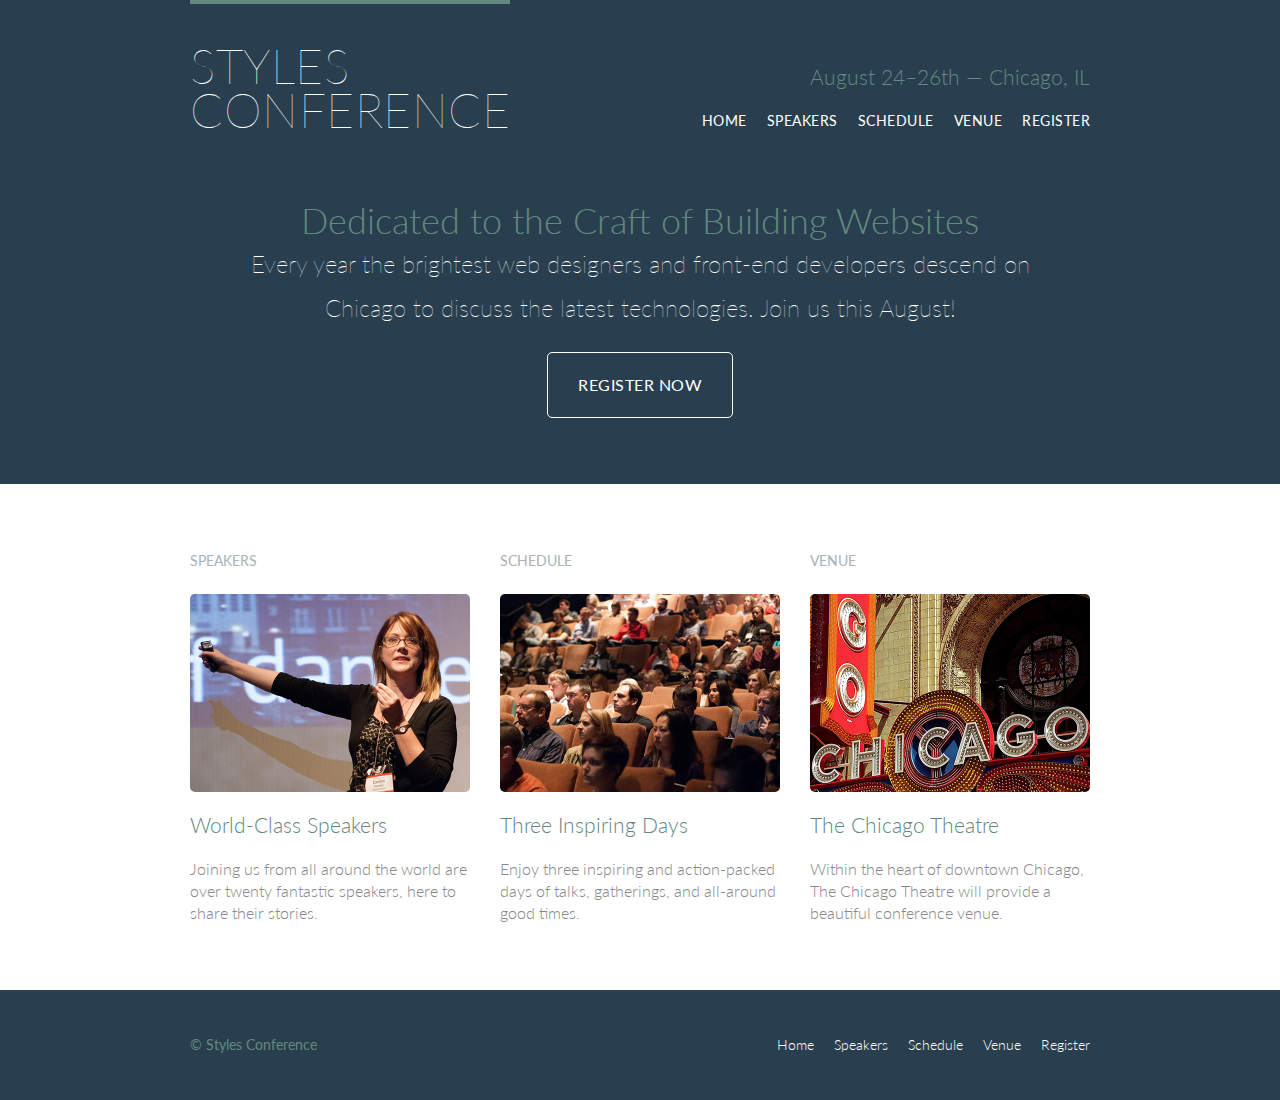
<file: index.html>
<!DOCTYPE html>
<html lang="en">

  <head>
    <meta charset="utf-8">
    <title>Styles Conference</title>
    <link rel="stylesheet" href="assets/stylesheets/main.css">
    <link rel="preconnect" href="https://fonts.googleapis.com">
    <link rel="preconnect" href="https://fonts.gstatic.com" crossorigin>
    <link href="https://fonts.googleapis.com/css2?family=Lato:wght@100;300;400&family=Source+Sans+Pro&display=swap" rel="stylesheet"> 
  </head>

  <body>

    <!-- Header -->

    <header class="primary-header container group">

      <h1 class="logo">
        <a href="index.html">Styles <br> Conference</a>
      </h1>

      <h3 class="tagline">August 24&ndash;26th &mdash; Chicago, IL</h3>

      <nav class="nav primary-nav">
        <ul>
          <li><a href="index.html">Home</a></li><!--
          --><li><a href="speakers.html">Speakers</a></li><!--
          --><li><a href="schedule.html">Schedule</a></li><!--
          --><li><a href="venue.html">Venue</a></li><!--
          --><li><a href="register.html">Register</a></li>
        </ul>
      </nav>

    </header>

    <!-- Hero -->

    <section class="hero container">

      <h2>Dedicated to the Craft of Building Websites</h2>

      <p>Every year the brightest web designers and front-end developers descend on Chicago to discuss the latest technologies. Join us this August!</p>

      <a class="btn btn-alt" href="register.html">Register Now</a>

    </section>

    <!-- Teasers -->

    <section class="row">
        <div class="grid">

      <!-- Speakers -->

      <section class="teaser col-1-3">
        <h5>Speakers</h5>
        <a href="speakers.html">
          <img src="assets/images/home/speakers.jpg" alt="Professional Speaker">
          <h3>World-Class Speakers</h3>
        </a>
        <p>Joining us from all around the world are over twenty fantastic speakers, here to share their stories.</p>
      </section><!--

      Schedule

      --><section class="teaser col-1-3">
        <h5>Schedule</h5>
        <a href="schedule.html">
            <img src="assets/images/home/schedule.jpg" alt="">
            <h3>Three Inspiring Days</h3>
        </a>
        <p>Enjoy three inspiring and action-packed days of talks, gatherings, and all-around good times.</p>
      </section><!--

      Venue

      --><section class="teaser col-1-3">
        <h5>Venue</h5>
        <a href="venue.html">
            <img src="assets/images/home/venue.jpg">
            <h3>The Chicago Theatre</h3>
        </a>
        <p>Within the heart of downtown Chicago, The Chicago Theatre will provide a beautiful conference venue.</p>
        </section>
        </div>
    </section>

    <!-- Footer -->

    <footer class="primary-footer container group">

      <small>&copy; Styles Conference</small>

      <nav class="nav">
        <ul>
          <li><a href="index.html">Home</a></li><!--
          --><li><a href="speakers.html">Speakers</a></li><!--
          --><li><a href="schedule.html">Schedule</a></li><!--
          --><li><a href="venue.html">Venue</a></li><!--
          --><li><a href="register.html">Register</a></li>
        </ul>
      </nav>

    </footer>

  </body>
</html>
</file>
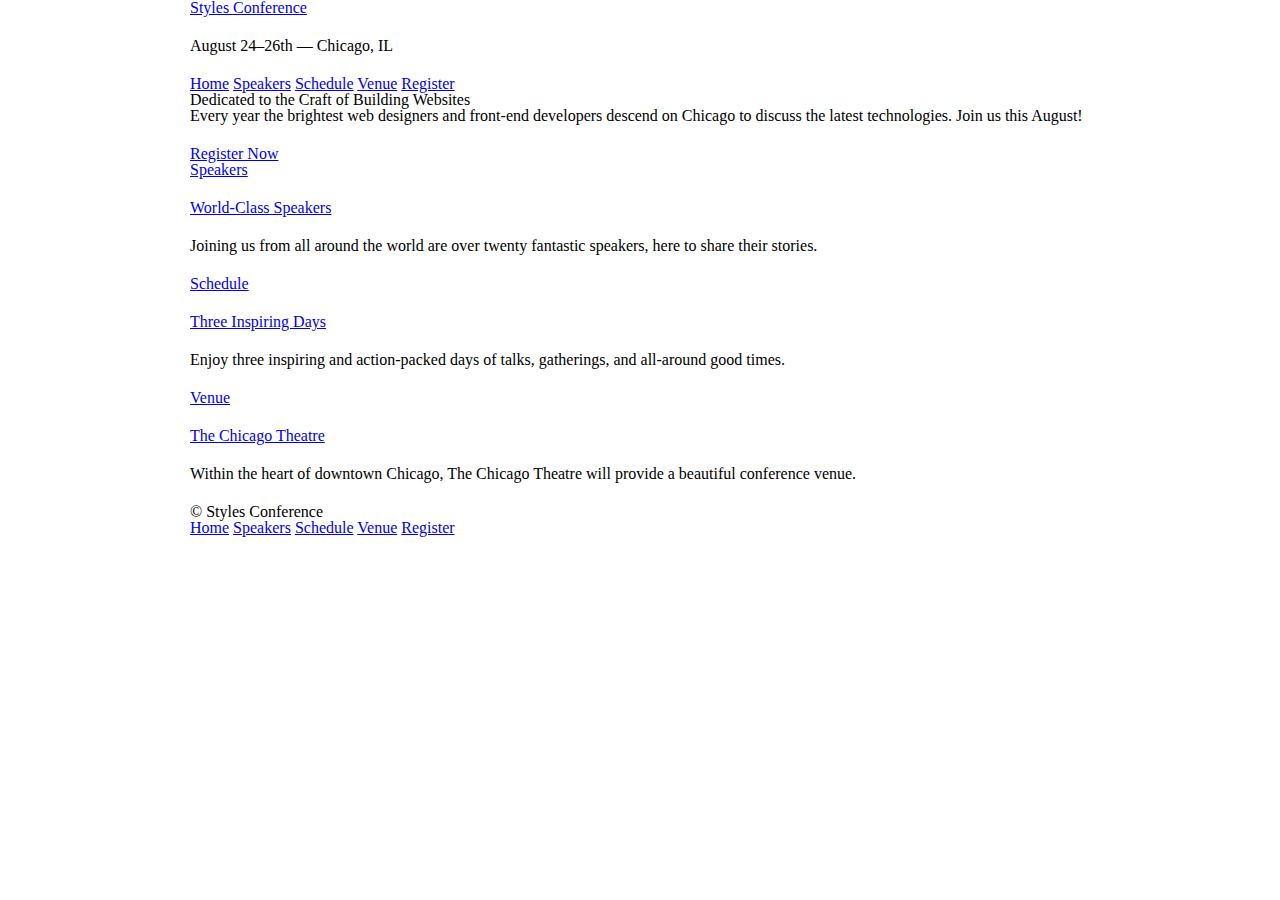
<file: content/index.html>
<!DOCTYPE html>
<html lang="en">
<head>
    <meta charset="UTF-8">
    <meta http-equiv="X-UA-Compatible" content="IE=edge">
    <meta name="viewport" content="width=device-width, initial-scale=1.0">
    <title>Styles Conference</title>
    <link rel="stylesheet" href="/assets/stylesheets/reset.css">
    <link rel="stylesheet" href="/assets/stylesheets/style.css">
</head>
<body>
    <header class="container">
        <h1>
            <a href="/content/index.html">Styles Conference</a>
        </h1>
        <h3>August 24&ndash;26th &mdash; Chicago, IL</h3>
        <nav>
            <a href="/content/index.html">Home</a>
            <a href="/content/speakers.html">Speakers</a>
            <a href="/content/schedule.html">Schedule</a>
            <a href="/content/venue.html">Venue</a>
            <a href="/content/register.html">Register</a>
          </nav>
    </header>
    <section class="container">
        <h2>Dedicated to the Craft of Building Websites</h2>
        <p>Every year the brightest web designers and front-end developers descend on Chicago to discuss the latest technologies. Join us this August!</p>
        <a href="/content/register.html">Register Now</a>
    </section>
    <section class="container">
        <section>
            <a href="/content/speakers.html">
                <h5>Speakers</h5>
                <h3>World-Class Speakers</h3>
            </a>
            <p>Joining us from all around the world are over twenty fantastic speakers, here to share their stories.</p>
        </section>
        <section>
            <a href="/content/schedule.html">
                <h5>Schedule</h5>
                <h3>Three Inspiring Days</h3>
            </a>
            <p>Enjoy three inspiring and action-packed days of talks, gatherings, and all-around good times.</p>
        </section>
        <section>
            <a href="/content/venue.html">
                <h5>Venue</h5>
                <h3>The Chicago Theatre</h3>
            </a>
            <p>Within the heart of downtown Chicago, The Chicago Theatre will provide a beautiful conference venue.</p>
        </section>
    </section>
    <footer class="container">
        <small>&copy; Styles Conference</small>
        <nav>
            <a href="/content/index.html">Home</a>
            <a href="/content/speakers.html">Speakers</a>
            <a href="/content/schedule.html">Schedule</a>
            <a href="/content/venue.html">Venue</a>
            <a href="/content/register.html">Register</a>
          </nav>
    </footer>
</body>
</html>
</file>
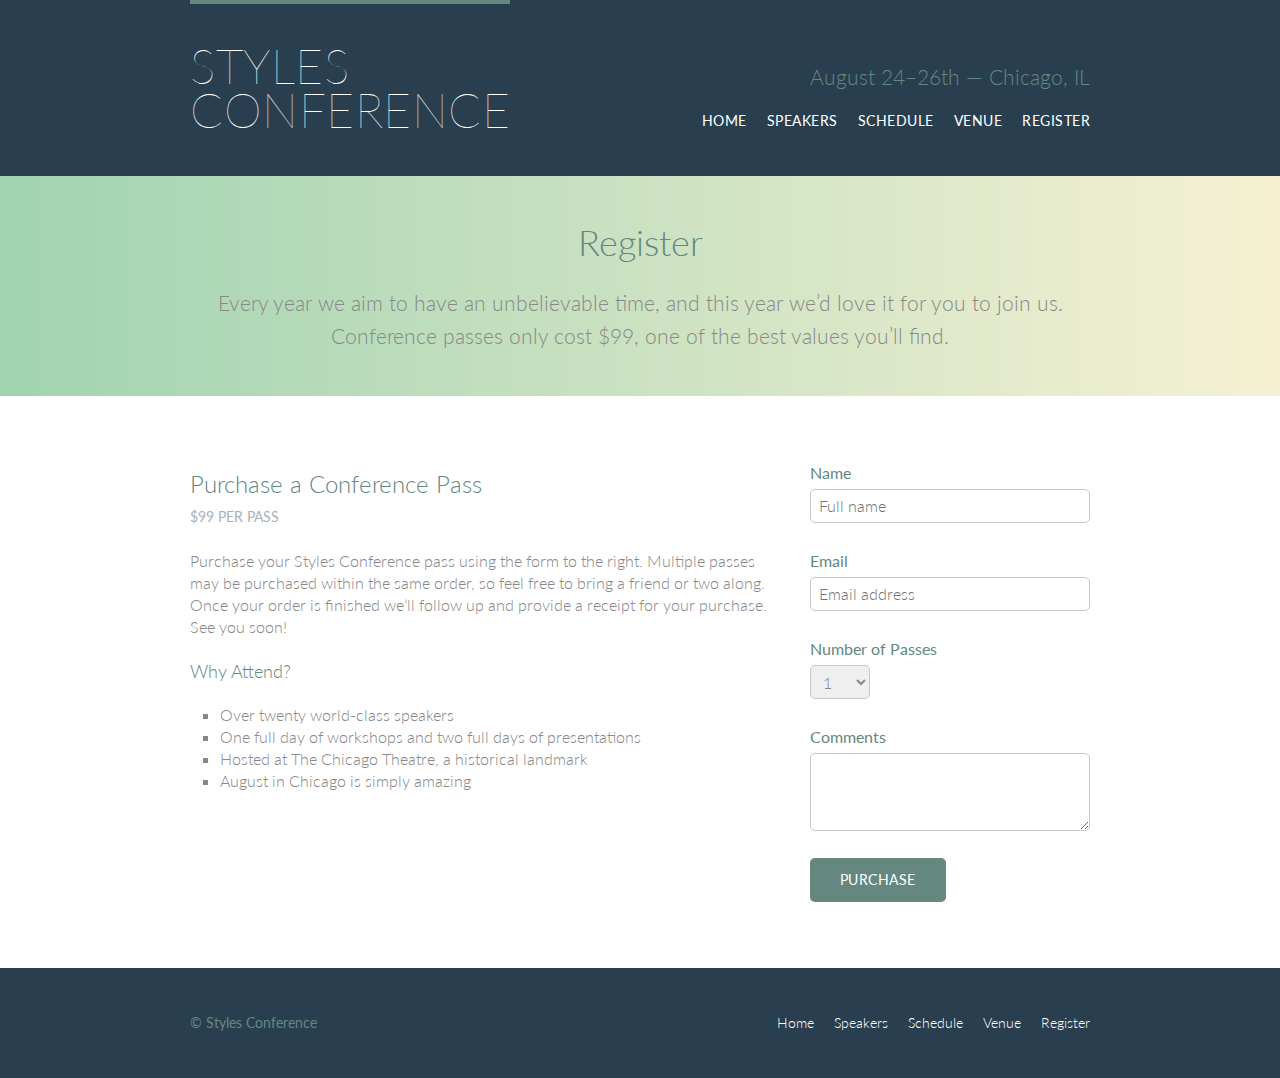
<file: register.html>
<!DOCTYPE html>
<html lang="en">
<head>
    <meta charset="UTF-8">
    <meta http-equiv="X-UA-Compatible" content="IE=edge">
    <meta name="viewport" content="width=device-width, initial-scale=1.0">
    <title>Styles Conference</title>
    <link rel="stylesheet" href="/assets/stylesheets/main.css">
    <link rel="preconnect" href="https://fonts.googleapis.com">
    <link rel="preconnect" href="https://fonts.gstatic.com" crossorigin>
    <link href="https://fonts.googleapis.com/css2?family=Lato:wght@100;300;400&family=Source+Sans+Pro&display=swap" rel="stylesheet"> 
</head>
<body>
    <header class="primary-header container  group">
        <h1 class="logo">
            <a href="index.html">Styles<br> Conference</a>
        </h1>
        <h3 class="tagline">August 24&ndash;26th &mdash; Chicago, IL</h3>
        <nav class="nav primary-nav">
            <ul>
              <li><a href="index.html">Home</a></li><!--
              --><li><a href="speakers.html">Speakers</a></li><!--
              --><li><a href="schedule.html">Schedule</a></li><!--
              --><li><a href="venue.html">Venue</a></li><!--
              --><li><a href="register.html">Register</a></li>
            </ul>
        </nav>
    </header>
    <section class="row-alt">
        <div class="lead container">
      
          <h1>Register</h1>
          <p>Every year we aim to have an unbelievable time, and this year we’d love it for you to join us. Conference passes only cost $99, one of the best values you’ll find.</p>
        </div>
    </section>
    <section class="row">
        <div class="grid">
      
          <section class="col-2-3">
            <h2>Purchase a Conference Pass</h2>
            <h5>$99 per Pass</h5>

            <p>Purchase your Styles Conference pass using the form to the right. Multiple passes may be purchased within the same order, so feel free to bring a friend or two along. Once your order is finished we&#8217;ll follow up and provide a receipt for your purchase. See you soon!</p>

            <h4>Why Attend?</h4>

            <ul class="why-attend">
                <li>Over twenty world-class speakers</li>
                <li>One full day of workshops and two full days of presentations</li>
                <li>Hosted at The Chicago Theatre, a historical landmark</li>
                <li>August in Chicago is simply amazing</li>
            </ul>
          </section><!--
      
         --><form class="col-1-3" action="#" method="post">
            <fieldset class="register-group">

                <label>
                  Name
                  <input type="text" name="name" placeholder="Full name" required>
                </label>
            
                <label>
                  Email
                  <input type="email" name="email" placeholder="Email address" required>
                </label>
            
                <label>
                  Number of Passes
                  <select name="quantity" required>
                    <option value="1" selected>1</option>
                    <option value="2">2</option>
                    <option value="3">3</option>
                    <option value="4">4</option>
                    <option value="5">5</option>
                  </select>
                </label>
            
                <label>
                  Comments
                  <textarea name="comments"></textarea>
                </label>
            
              </fieldset>
            
              <input class="btn btn-default" type="submit" name="submit" value="Purchase">
            </form>
                    
        </div>
    </section>
    <footer class="primary-footer container group">
        <small>&copy; Styles Conference</small>
        <nav class="nav">
            <ul>
              <li><a href="index.html">Home</a></li><!--
              --><li><a href="speakers.html">Speakers</a></li><!--
              --><li><a href="schedule.html">Schedule</a></li><!--
              --><li><a href="venue.html">Venue</a></li><!--
              --><li><a href="register.html">Register</a></li>
            </ul>
        </nav>
    </footer>
</body>
</html>
</file>
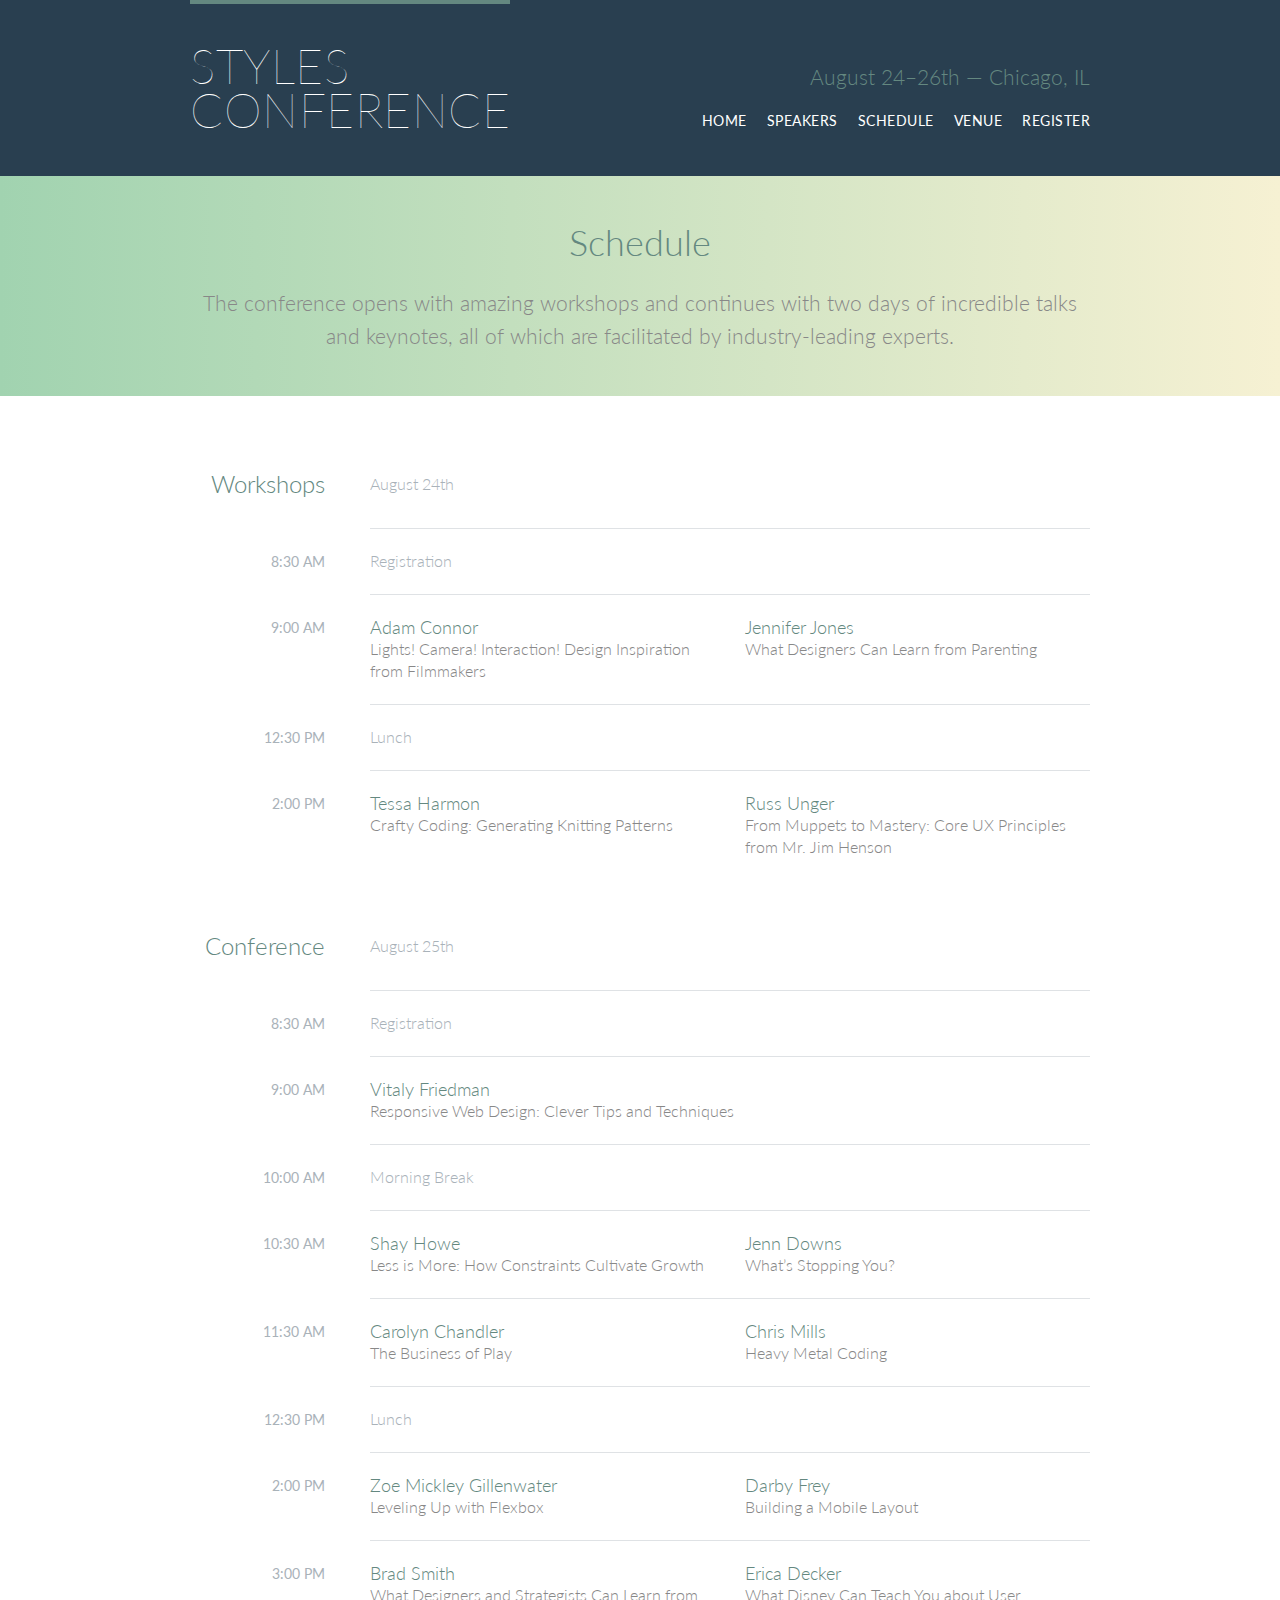
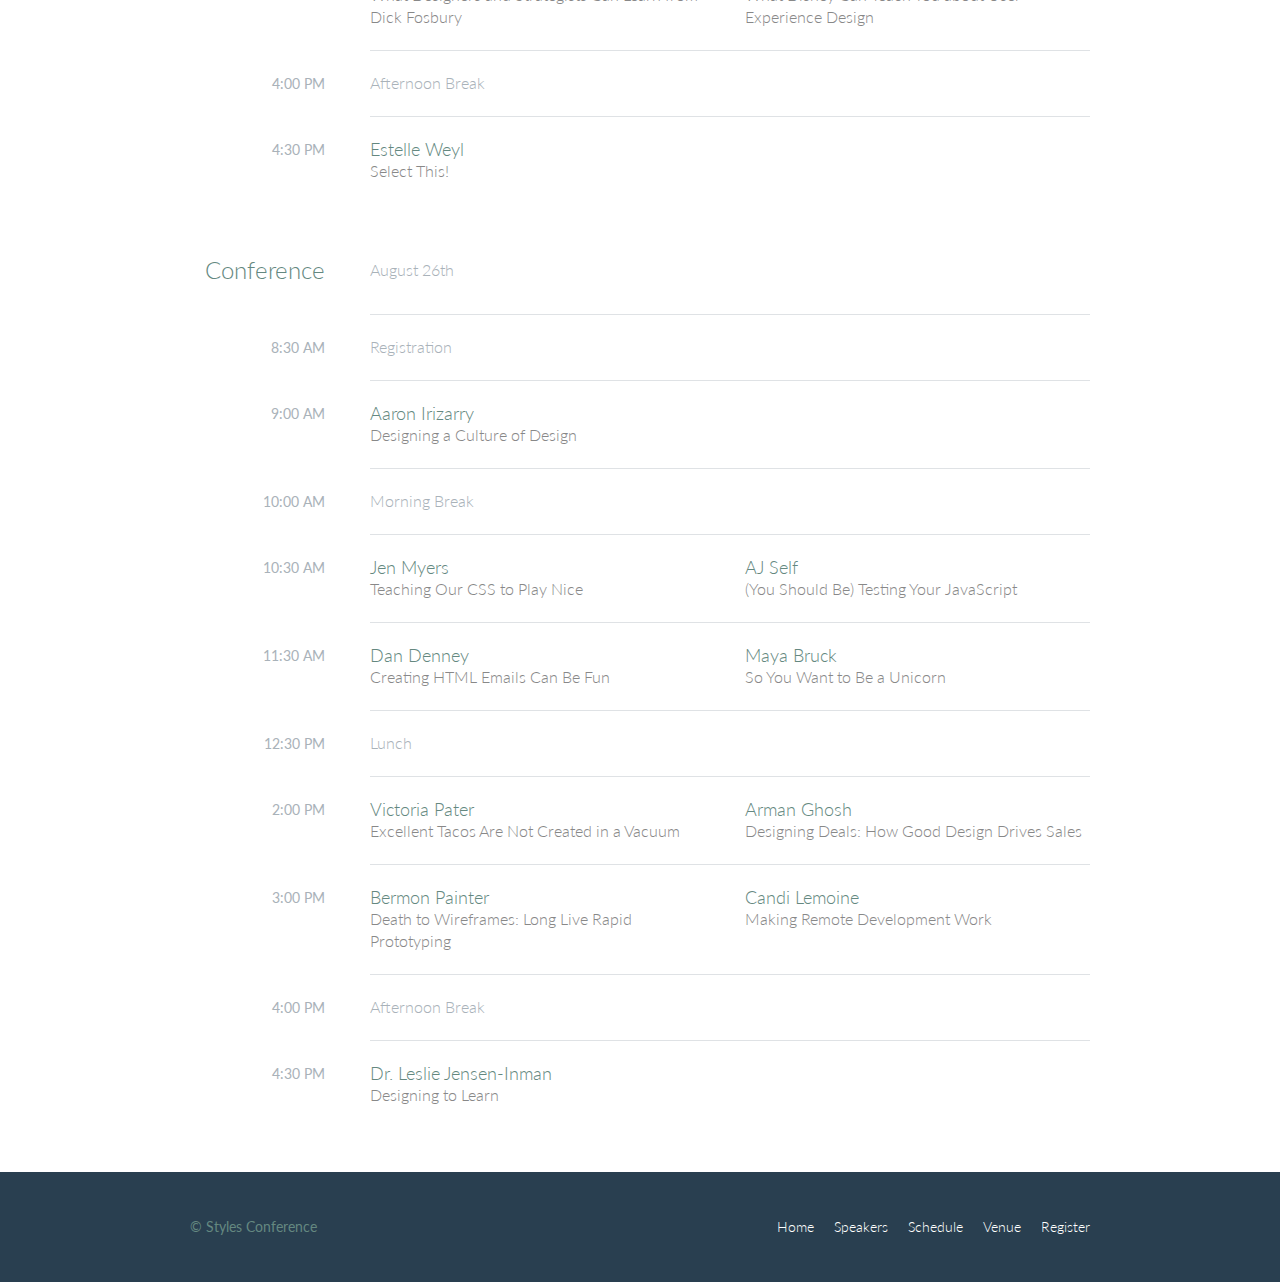
<file: schedule.html>
<!DOCTYPE html>
<html lang="en">

  <head>
    <meta charset="utf-8">
    <title>Schedule - Styles Conference</title>
    <link rel="stylesheet" href="assets/stylesheets/main.css">
    <link rel="stylesheet" href="http://fonts.googleapis.com/css?family=Lato:100,300,400">
  </head>

  <body>

    <!-- Header -->

    <header class="primary-header container group">

      <h1 class="logo">
        <a href="index.html">Styles <br> Conference</a>
      </h1>

      <h3 class="tagline">August 24&ndash;26th &mdash; Chicago, IL</h3>

      <nav class="nav primary-nav">
        <ul>
          <li><a href="index.html">Home</a></li><!--
          --><li><a href="speakers.html">Speakers</a></li><!--
          --><li><a href="schedule.html">Schedule</a></li><!--
          --><li><a href="venue.html">Venue</a></li><!--
          --><li><a href="register.html">Register</a></li>
        </ul>
      </nav>

    </header>

    <!-- Lead -->

    <section class="row-alt">
      <div class="lead container">

        <h1>Schedule</h1>

        <p>The conference opens with amazing workshops and continues with two days of incredible talks and keynotes, all of which are facilitated by industry-leading experts.</p>

      </div>
    </section>

    <!-- Main content -->

    <section class="row">
      <div class="container">

        <!-- Workshops -->

        <table>
          <thead>
            <tr>
              <th scope="row">
                Workshops
              </th>
              <td class="schedule-offset" colspan="2">
                August 24th
              </td>
            </tr>
          </thead>
          <tbody>
            <tr>
              <th scope="row">
                <time datetime="08:30:00">8:30 AM</time>
              </th>
              <td class="schedule-offset" colspan="2">
                Registration
              </td>
            </tr>
            <tr>
              <th scope="row">
                <time datetime="09:00:00">9:00 AM</time>
              </th>
              <td>
                <a href="speakers.html#adam-connor">
                  <h4>Adam Connor</h4>
                  Lights! Camera! Interaction! Design Inspiration from Filmmakers
                </a>
              </td>
              <td>
                <a href="speakers.html#jennifer-jones">
                  <h4>Jennifer Jones</h4>
                  What Designers Can Learn from Parenting
                </a>
              </td>
            </tr>
            <tr>
              <th scope="row">
                <time datetime="12:30:00">12:30 PM</time>
              </th>
              <td class="schedule-offset" colspan="2">
                Lunch
              </td>
            </tr>
            <tr>
              <th scope="row">
                <time datetime="14:00">2:00 PM</time>
              </th>
              <td>
                <a href="speakers.html#tessa-harmon">
                  <h4>Tessa Harmon</h4>
                  Crafty Coding: Generating Knitting Patterns
                </a>
              </td>
              <td>
                <a href="speakers.html#russ-unger">
                  <h4>Russ Unger</h4>
                  From Muppets to Mastery: Core UX Principles from Mr. Jim Henson
                </a>
              </td>
            </tr>
          </tbody>
        </table>

        <!-- Conference -->

        <table>
          <thead>
            <tr>
              <th scope="row">
                Conference
              </th>
              <td class="schedule-offset" colspan="2">
                August 25th
              </td>
            </tr>
          </thead>
          <tbody>
            <tr>
              <th scope="row">
                <time datetime="08:30:00">8:30 AM</time>
              </th>
              <td class="schedule-offset" colspan="2">
                Registration
              </td>
            </tr>
            <tr>
              <th scope="row">
                <time datetime="09:00:00">9:00 AM</time>
              </th>
              <td colspan="2">
                <a href="speakers.html#vitaly-friedman">
                  <h4>Vitaly Friedman</h4>
                  Responsive Web Design: Clever Tips and Techniques
                </a>
              </td>
            </tr>
            <tr>
              <th scope="row">
                <time datetime="10:00:00">10:00 AM</time>
              </th>
              <td class="schedule-offset" colspan="2">
                Morning Break
              </td>
            </tr>
            <tr>
              <th scope="row">
                <time datetime="10:30:00">10:30 AM</time>
              </th>
              <td>
                <a href="speakers.html#shay-howe">
                  <h4>Shay Howe</h4>
                  Less is More: How Constraints Cultivate Growth
                </a>
              </td>
              <td>
                <a href="speakers.html#jenn-downs">
                  <h4>Jenn Downs</h4>
                  What&#8217;s Stopping You?
                </a>
              </td>
            </tr>
            <tr>
              <th scope="row">
                <time datetime="11:30:00">11:30 AM</time>
              </th>
              <td>
                <a href="speakers.html#carolyn-chandler">
                  <h4>Carolyn Chandler</h4>
                  The Business of Play
                </a>
              </td>
              <td>
                <a href="speakers.html#chris-mills">
                  <h4>Chris Mills</h4>
                  Heavy Metal Coding
                </a>
              </td>
            </tr>
            <tr>
              <th scope="row">
                <time datetime="12:30:00">12:30 PM</time>
              </th>
              <td class="schedule-offset" colspan="2">
                Lunch
              </td>
            </tr>
            <tr>
              <th scope="row">
                <time datetime="14:00">2:00 PM</time>
              </th>
              <td>
                <a href="speakers.html#zoe-mickley-gillenwater">
                  <h4>Zoe Mickley Gillenwater</h4>
                  Leveling Up with Flexbox
                </a>
              </td>
              <td>
                <a href="speakers.html#darby-frey">
                  <h4>Darby Frey</h4>
                  Building a Mobile Layout
                </a>
              </td>
            </tr>
            <tr>
              <th scope="row">
                <time datetime="15:00:00">3:00 PM</time>
              </th>
              <td>
                <a href="speakers.html#brad-smith">
                  <h4>Brad Smith</h4>
                  What Designers and Strategists Can Learn from Dick Fosbury
                </a>
              </td>
              <td>
                <a href="speakers.html#erica-decker">
                  <h4>Erica Decker</h4>
                  What Disney Can Teach You about User Experience Design
                </a>
              </td>
            </tr>
            <tr>
              <th scope="row">
                <time datetime="16:00:00">4:00 PM</time>
              </th>
              <td class="schedule-offset" colspan="2">
                Afternoon Break
              </td>
            </tr>
            <tr>
              <th scope="row">
                <time datetime="16:30:00">4:30 PM</time>
              </th>
              <td colspan="2">
                <a href="speakers.html#estelle-weyl">
                  <h4>Estelle Weyl</h4>
                  Select This!
                </a>
              </td>
            </tr>
          </tbody>
        </table>

        <!-- Conference -->

        <table>
          <thead>
            <tr>
              <th scope="row">
                Conference
              </th>
              <td class="schedule-offset" colspan="2">
                August 26th
              </td>
            </tr>
          </thead>
          <tbody>
            <tr>
              <th scope="row">
                <time datetime="08:30:00">8:30 AM</time>
              </th>
              <td class="schedule-offset" colspan="2">
                Registration
              </td>
            </tr>
            <tr>
              <th scope="row">
                <time datetime="09:00:00">9:00 AM</time>
              </th>
              <td colspan="2">
                <a href="speakers.html#aaron-irizarry">
                  <h4>Aaron Irizarry</h4>
                  Designing a Culture of Design
                </a>
              </td>
            </tr>
            <tr>
              <th scope="row">
                <time datetime="10:00:00">10:00 AM</time>
              </th>
              <td class="schedule-offset" colspan="2">
                Morning Break
              </td>
            </tr>
            <tr>
              <th scope="row">
                <time datetime="10:30:00">10:30 AM</time>
              </th>
              <td>
                <a href="speakers.html#jen-myers">
                  <h4>Jen Myers</h4>
                  Teaching Our CSS to Play Nice
                </a>
              </td>
              <td>
                <a href="speakers.html#aj-self">
                  <h4>AJ Self</h4>
                  (You Should Be) Testing Your JavaScript
                </a>
              </td>
            </tr>
            <tr>
              <th scope="row">
                <time datetime="11:30:00">11:30 AM</time>
              </th>
              <td>
                <a href="speakers.html#dan-denney">
                  <h4>Dan Denney</h4>
                  Creating HTML Emails Can Be Fun
                </a>
              </td>
              <td>
                <a href="speakers.html#maya-bruck">
                  <h4>Maya Bruck</h4>
                  So You Want to Be a Unicorn
                </a>
              </td>
            </tr>
            <tr>
              <th scope="row">
                <time datetime="12:30:00">12:30 PM</time>
              </th>
              <td class="schedule-offset" colspan="2">
                Lunch
              </td>
            </tr>
            <tr>
              <th scope="row">
                <time datetime="14:00">2:00 PM</time>
              </th>
              <td>
                <a href="speakers.html#victoria-pater">
                  <h4>Victoria Pater</h4>
                  Excellent Tacos Are Not Created in a Vacuum
                </a>
              </td>
              <td>
                <a href="speakers.html#arman-ghosh">
                  <h4>Arman Ghosh</h4>
                  Designing Deals: How Good Design Drives Sales
                </a>
              </td>
            </tr>
            <tr>
              <th scope="row">
                <time datetime="15:00:00">3:00 PM</time>
              </th>
              <td>
                <a href="speakers.html#bermon-painter">
                  <h4>Bermon Painter</h4>
                  Death to Wireframes: Long Live Rapid Prototyping
                </a>
              </td>
              <td>
                <a href="speakers.html#candi-lemoine">
                  <h4>Candi Lemoine</h4>
                  Making Remote Development Work
                </a>
              </td>
            </tr>
            <tr>
              <th scope="row">
                <time datetime="16:00:00">4:00 PM</time>
              </th>
              <td class="schedule-offset" colspan="2">
                Afternoon Break
              </td>
            </tr>
            <tr>
              <th scope="row">
                <time datetime="16:30:00">4:30 PM</time>
              </th>
              <td colspan="2">
                <a href="speakers.html#leslie-jensen-inman">
                  <h4>Dr. Leslie Jensen-Inman</h4>
                  Designing to Learn
                </a>
              </td>
            </tr>
          </tbody>
        </table>

      </div>
    </section>

    <!-- Footer -->

    <footer class="primary-footer container group">

      <small>&copy; Styles Conference</small>

      <nav class="nav">
        <ul>
          <li><a href="index.html">Home</a></li><!--
          --><li><a href="speakers.html">Speakers</a></li><!--
          --><li><a href="schedule.html">Schedule</a></li><!--
          --><li><a href="venue.html">Venue</a></li><!--
          --><li><a href="register.html">Register</a></li>
        </ul>
      </nav>

    </footer>

  </body>
</html>
</file>
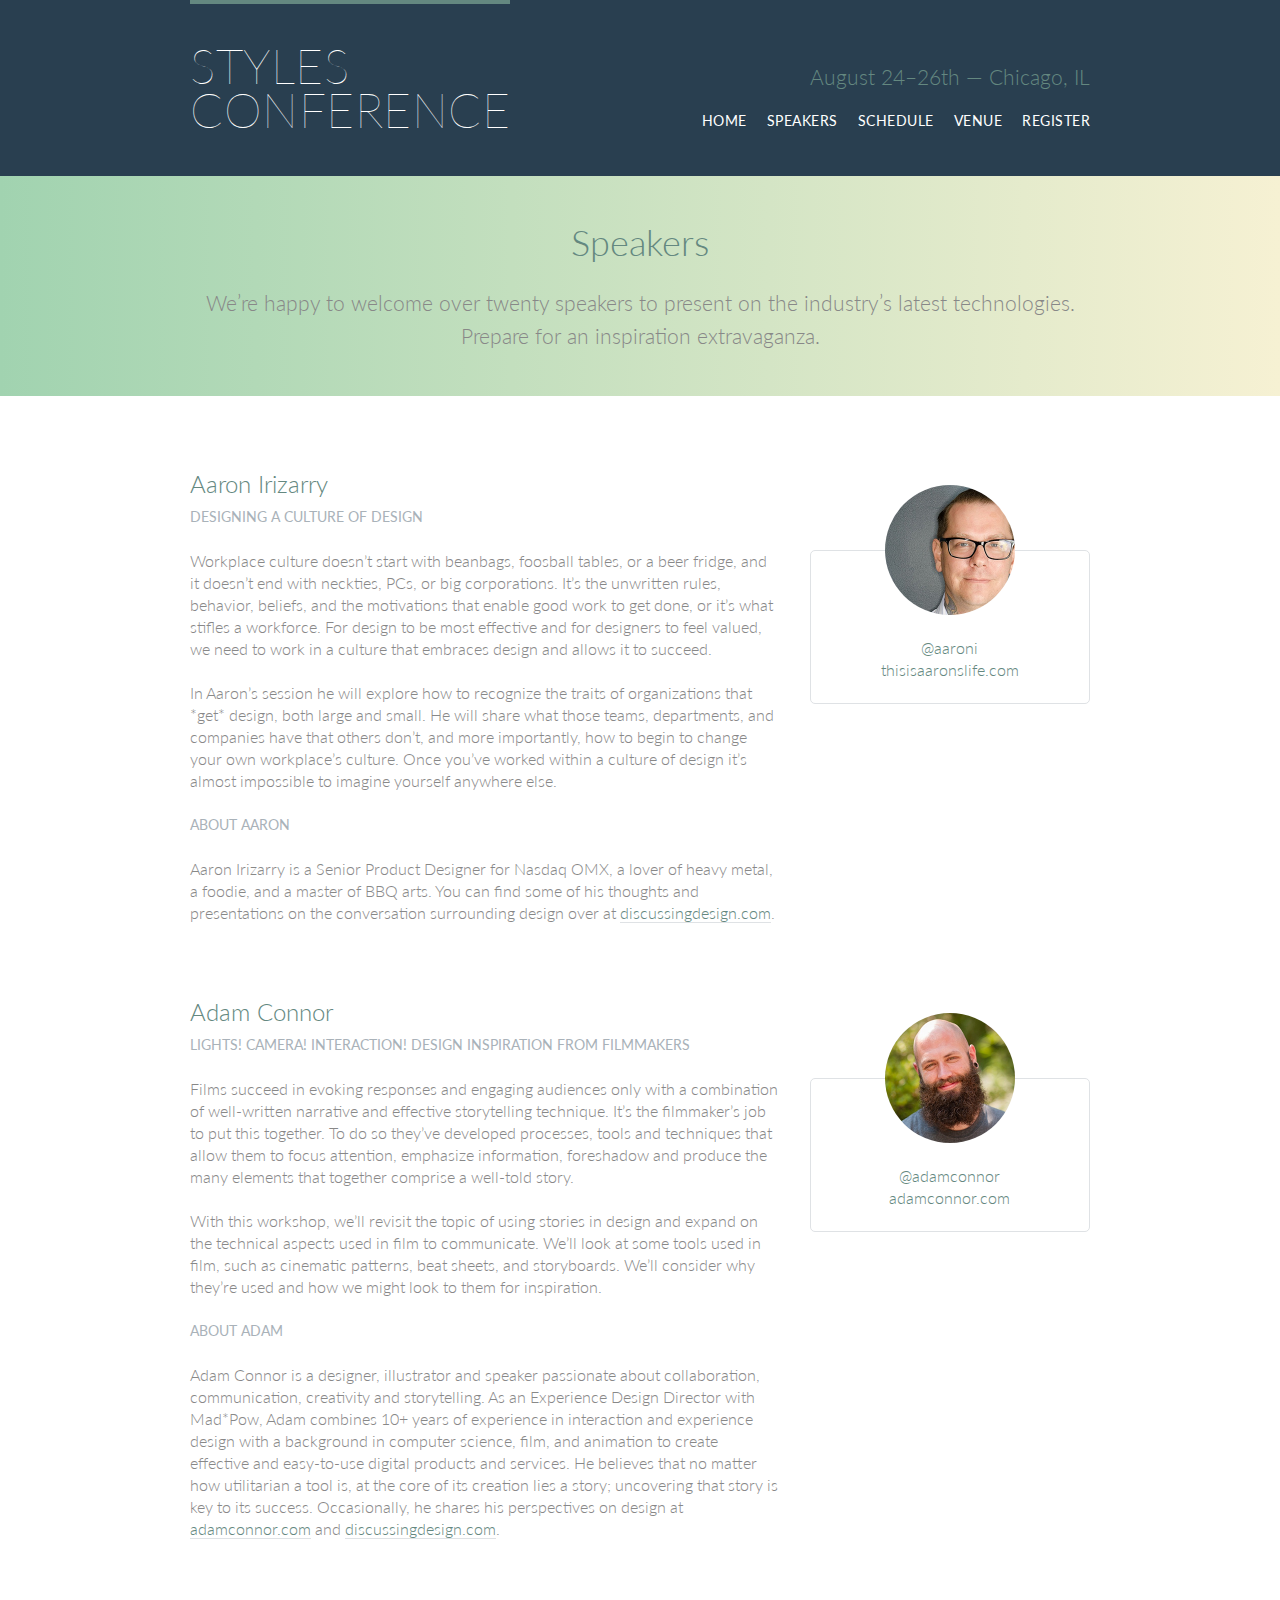
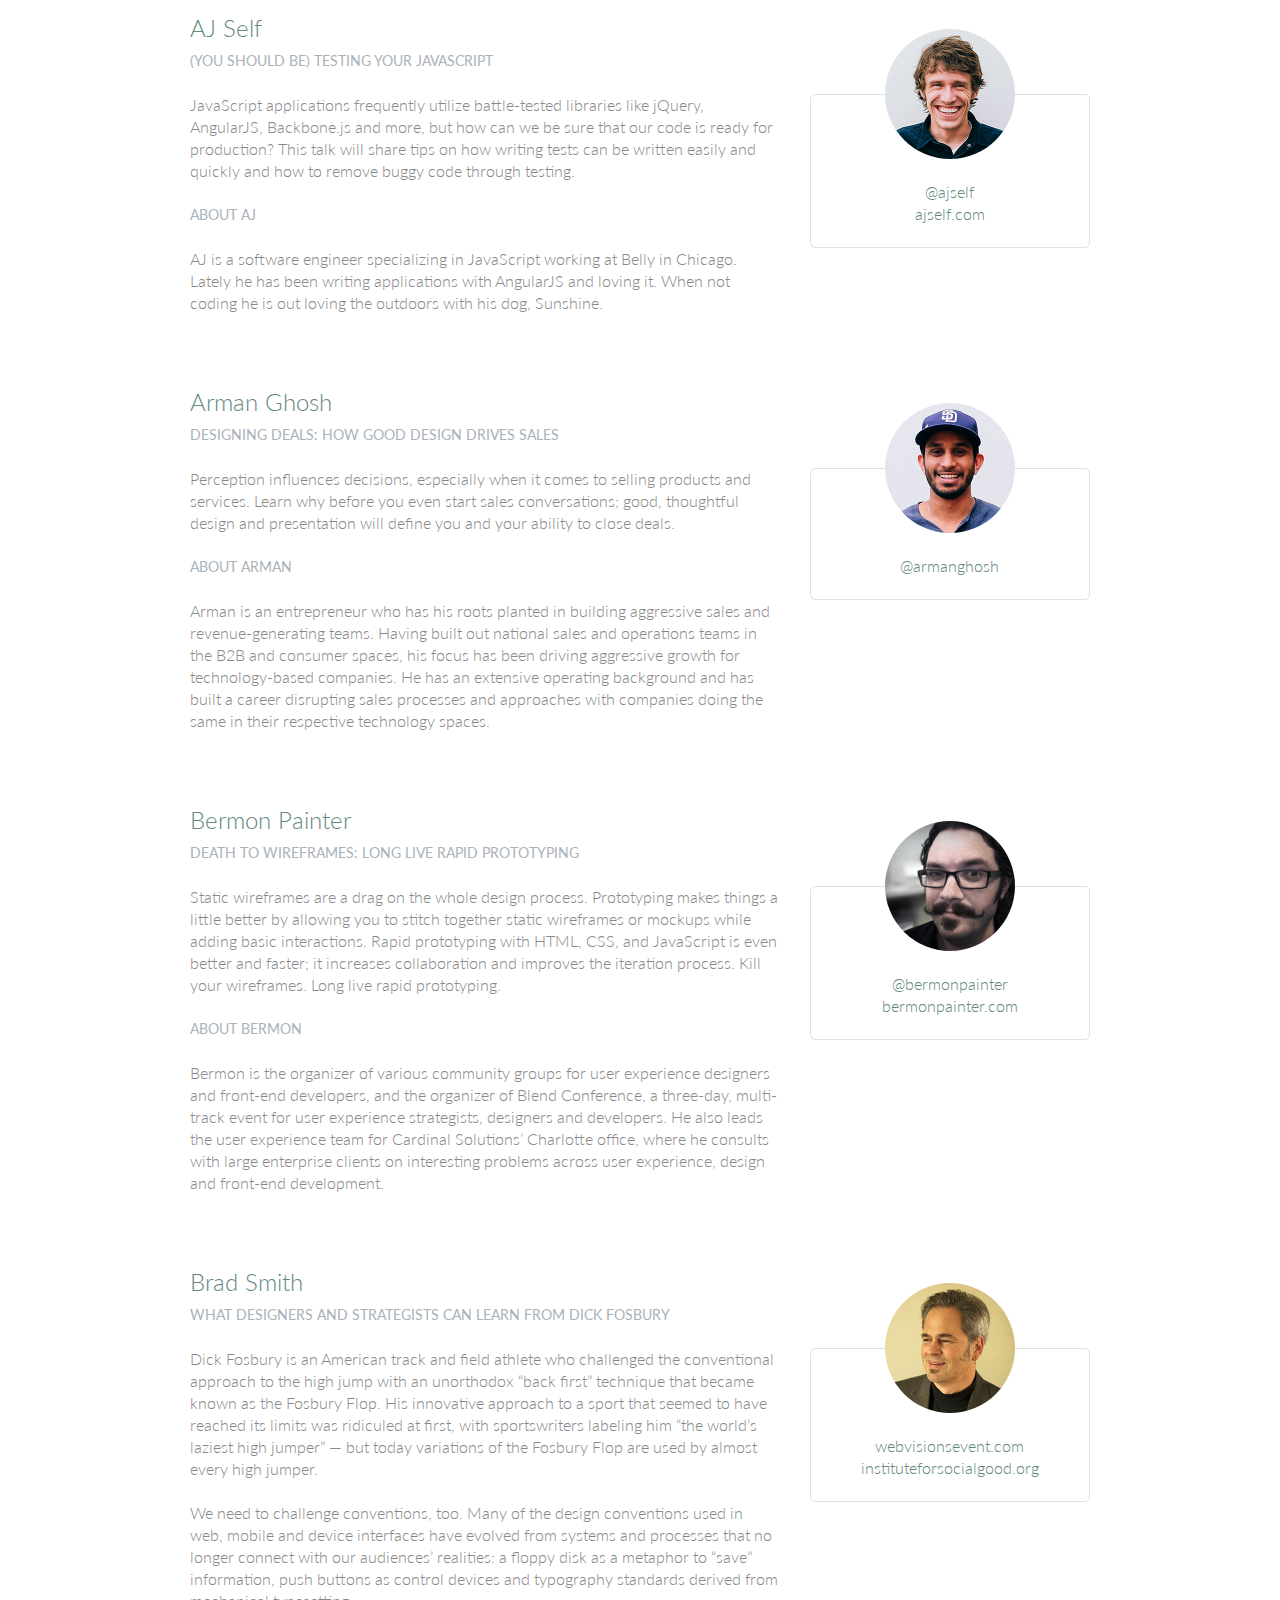
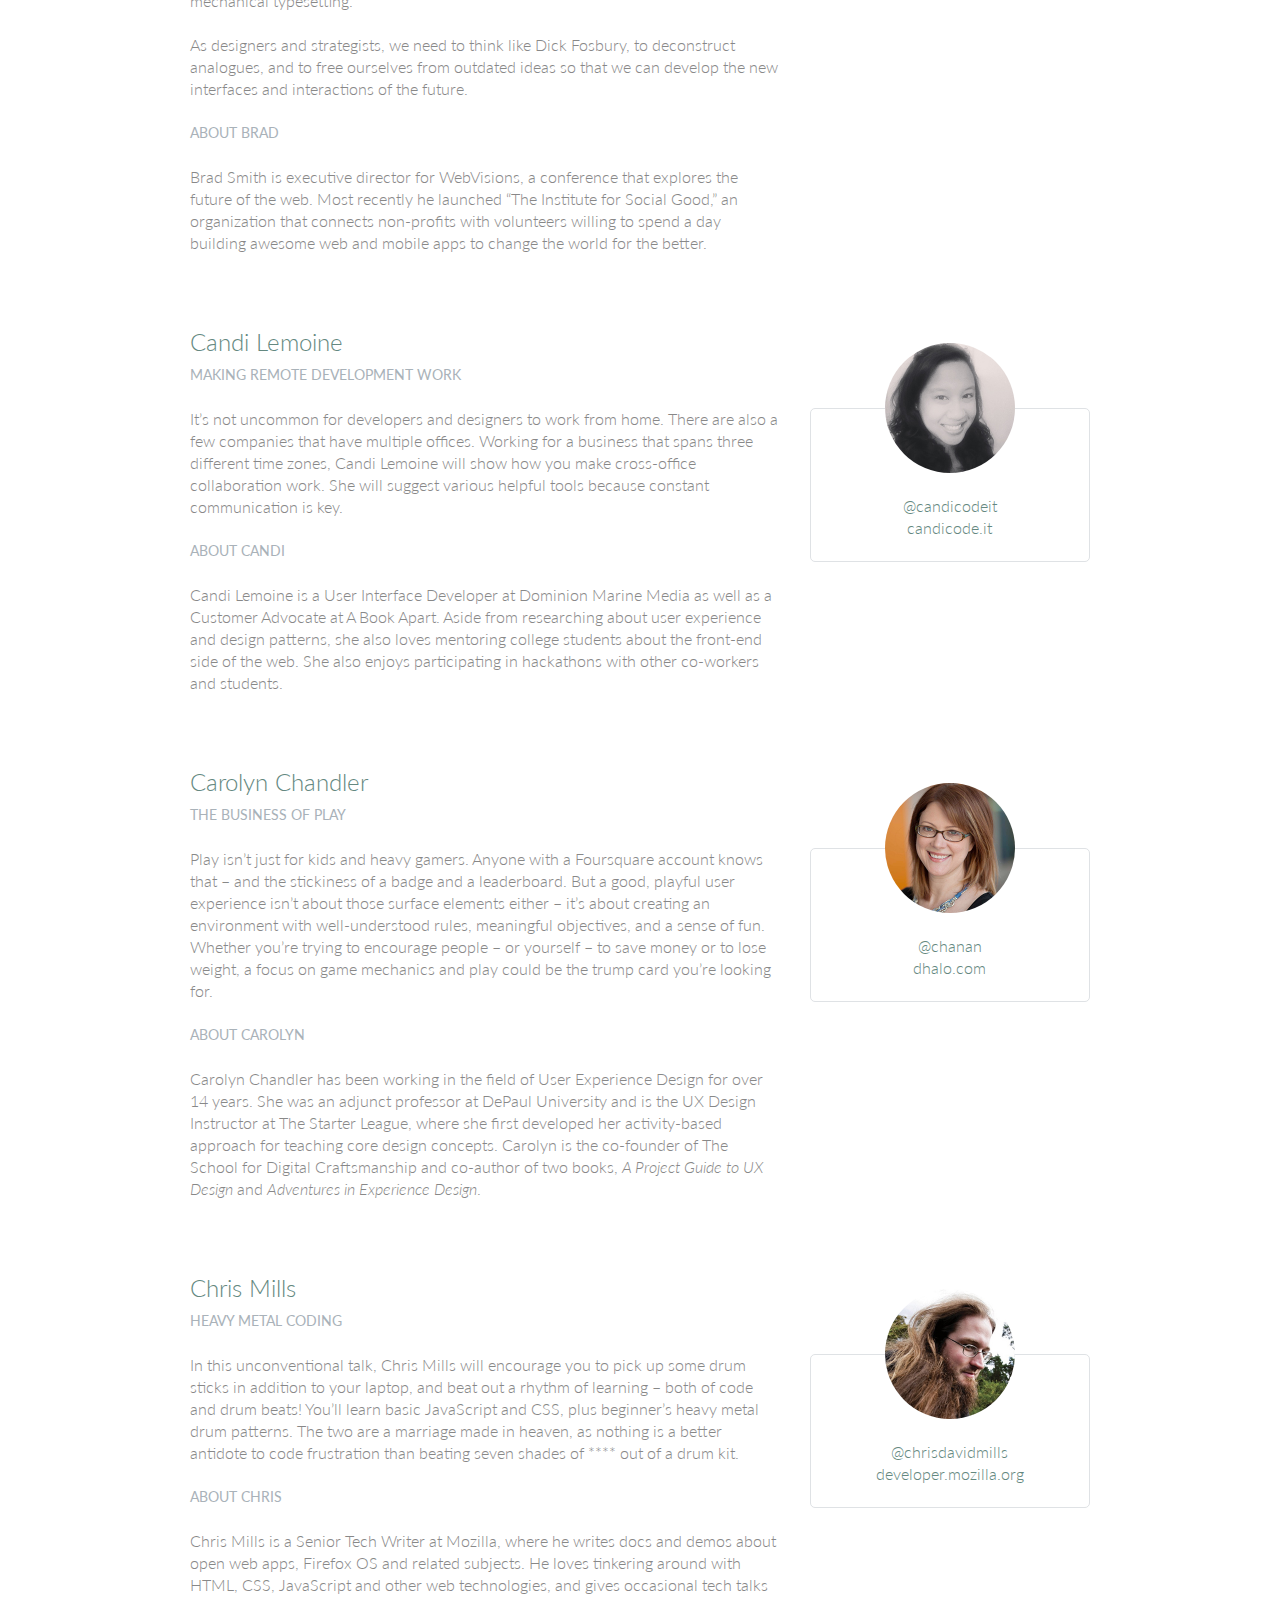
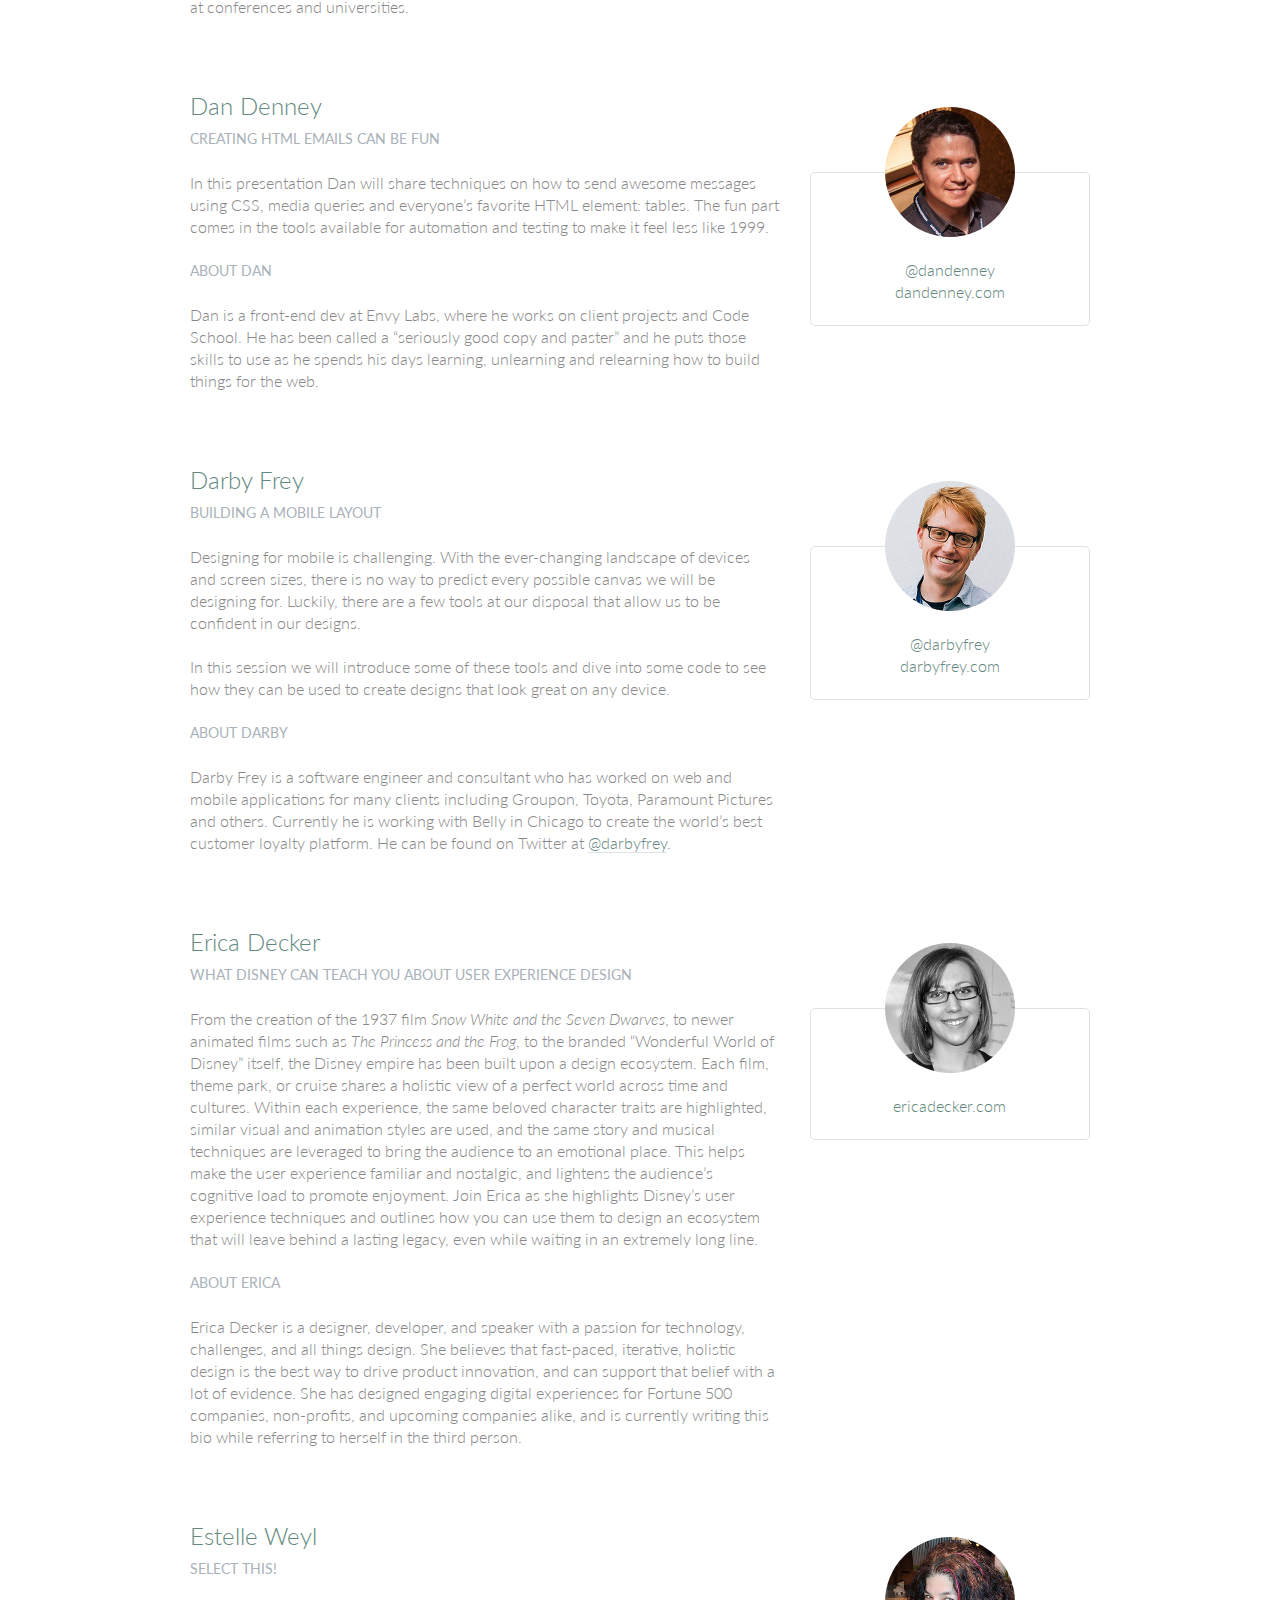
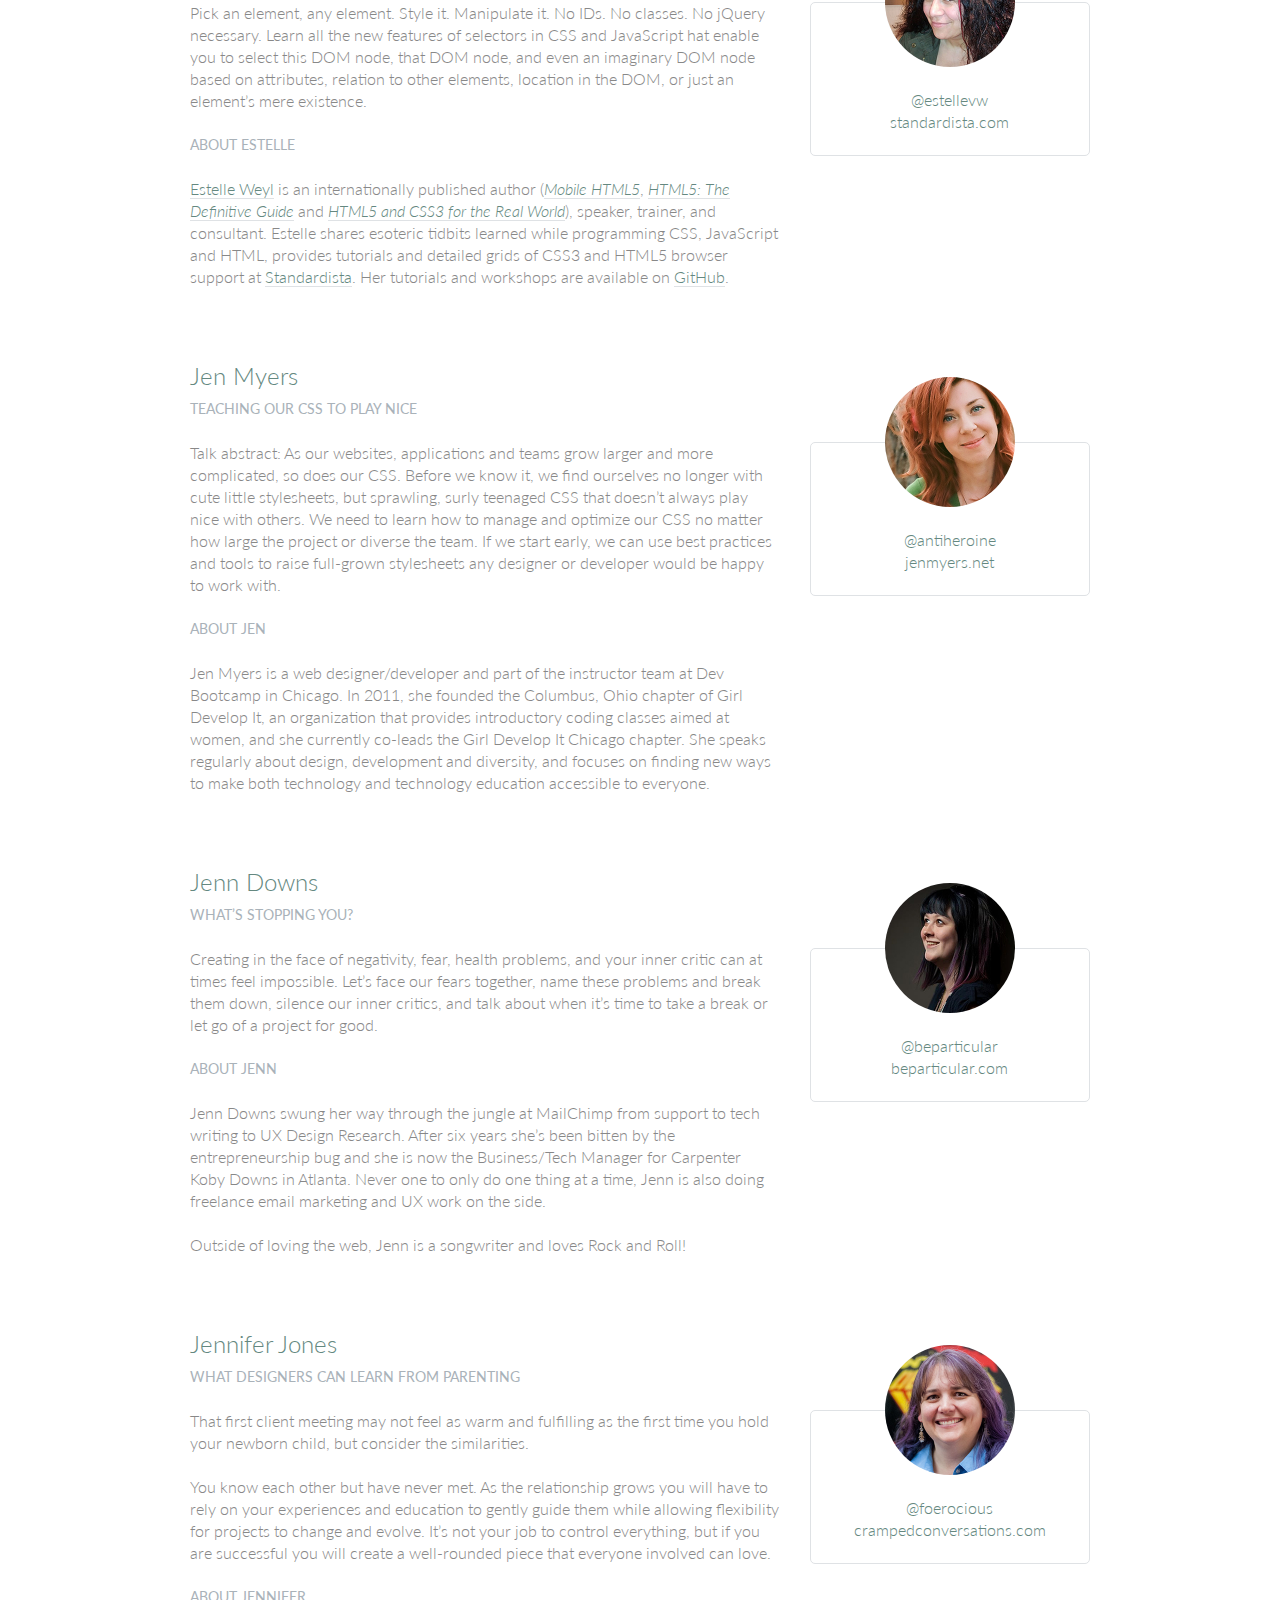
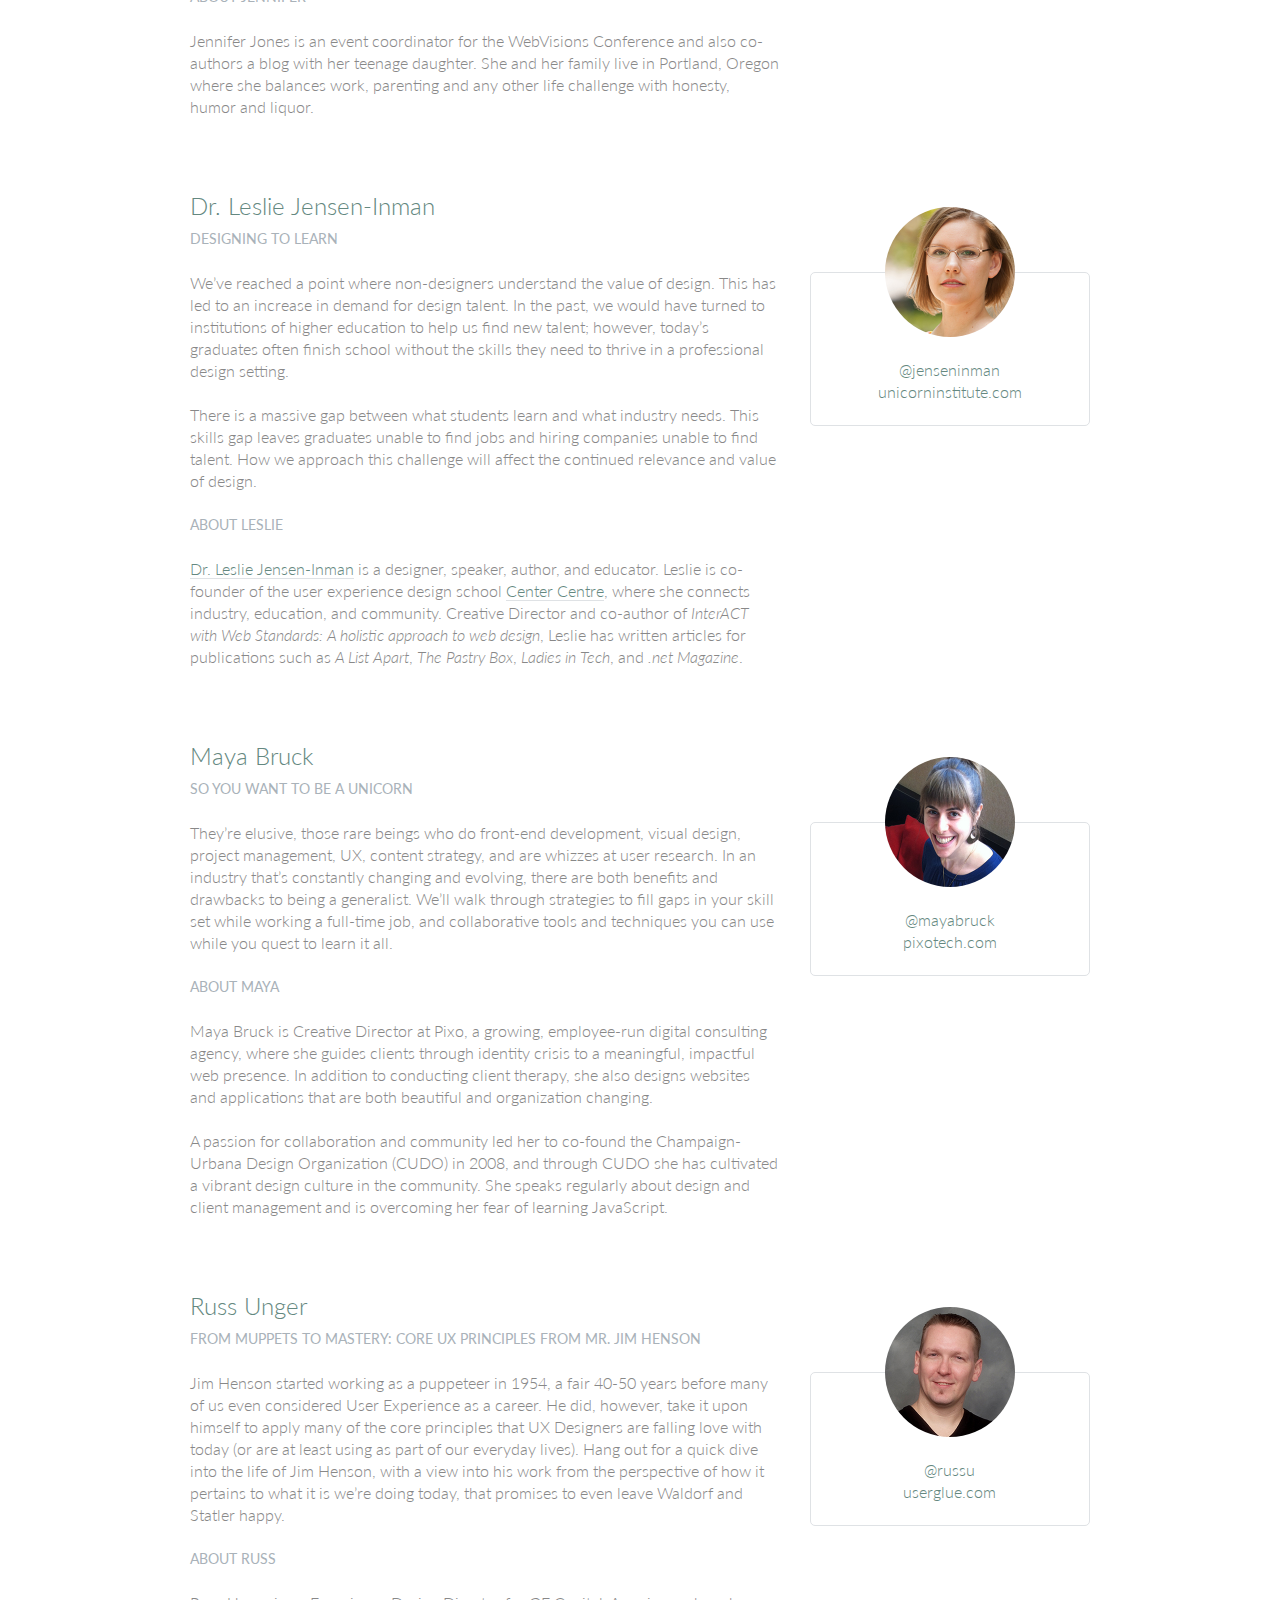
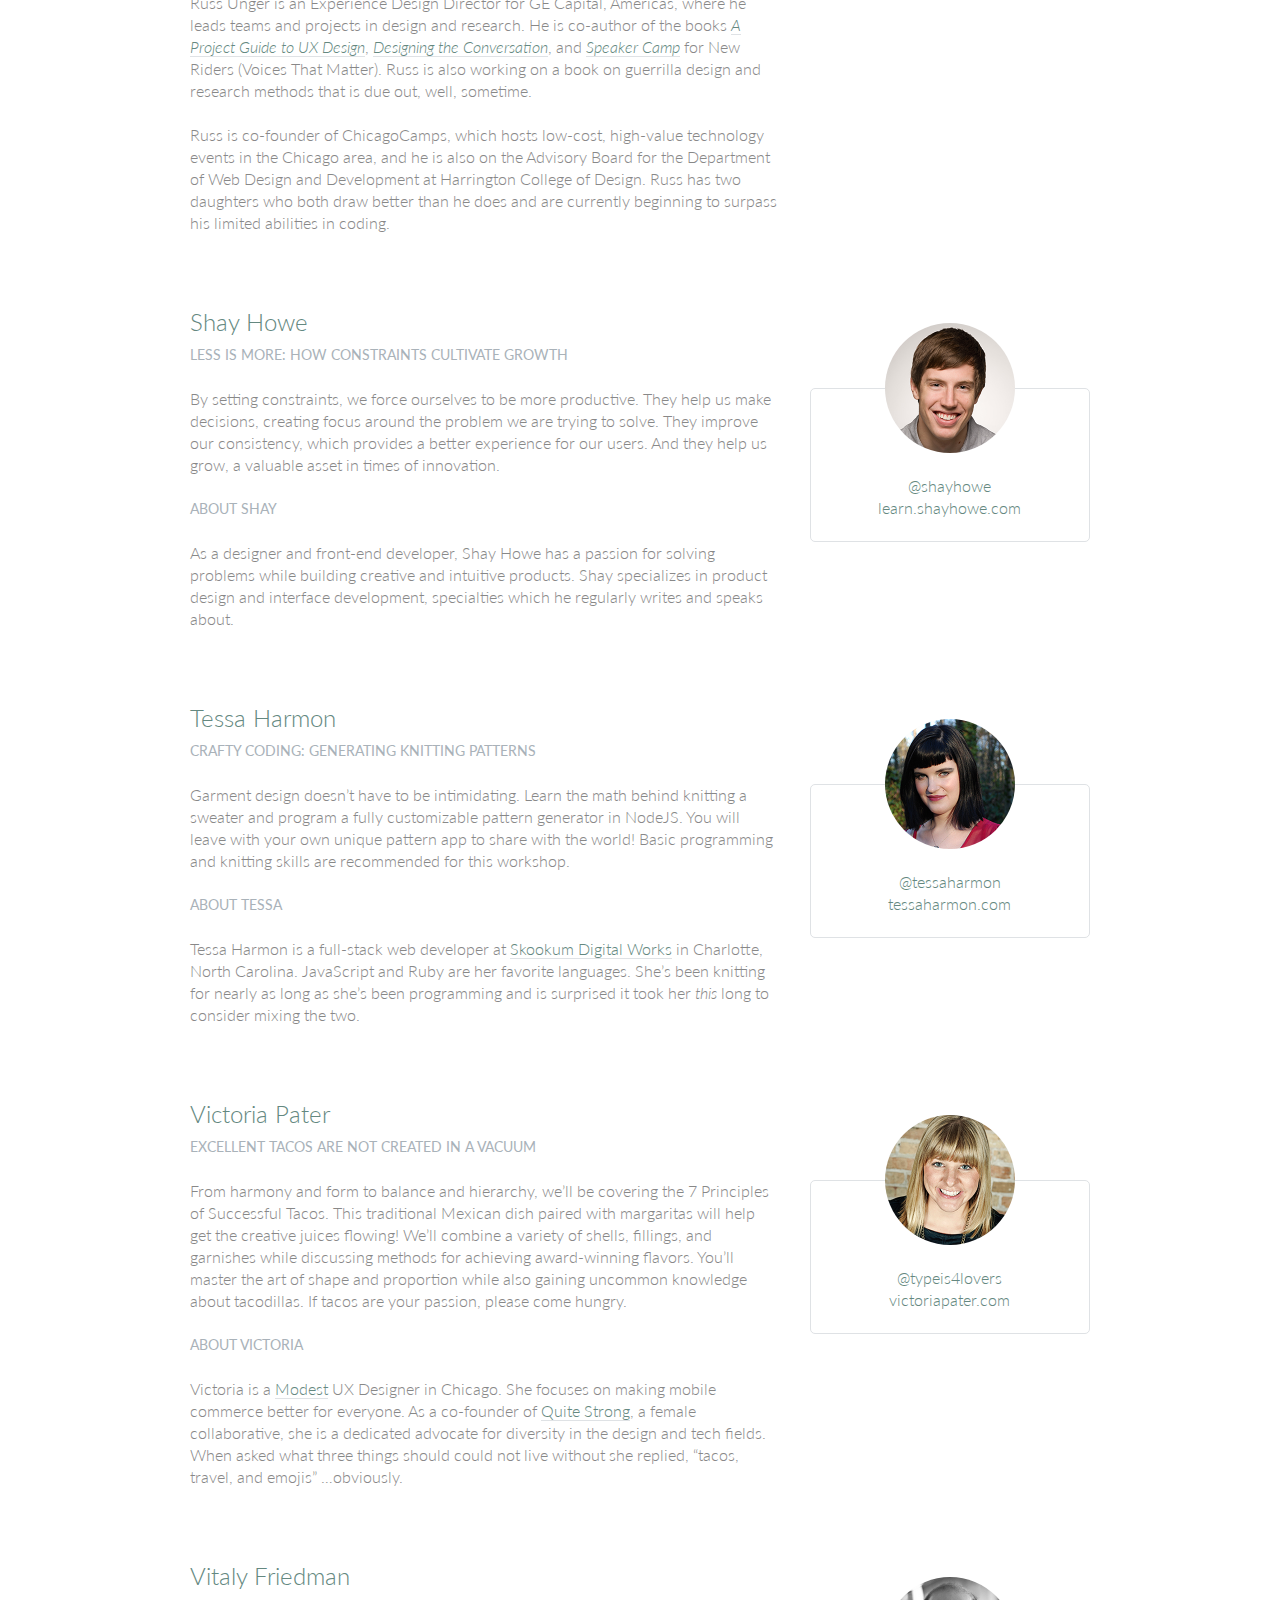
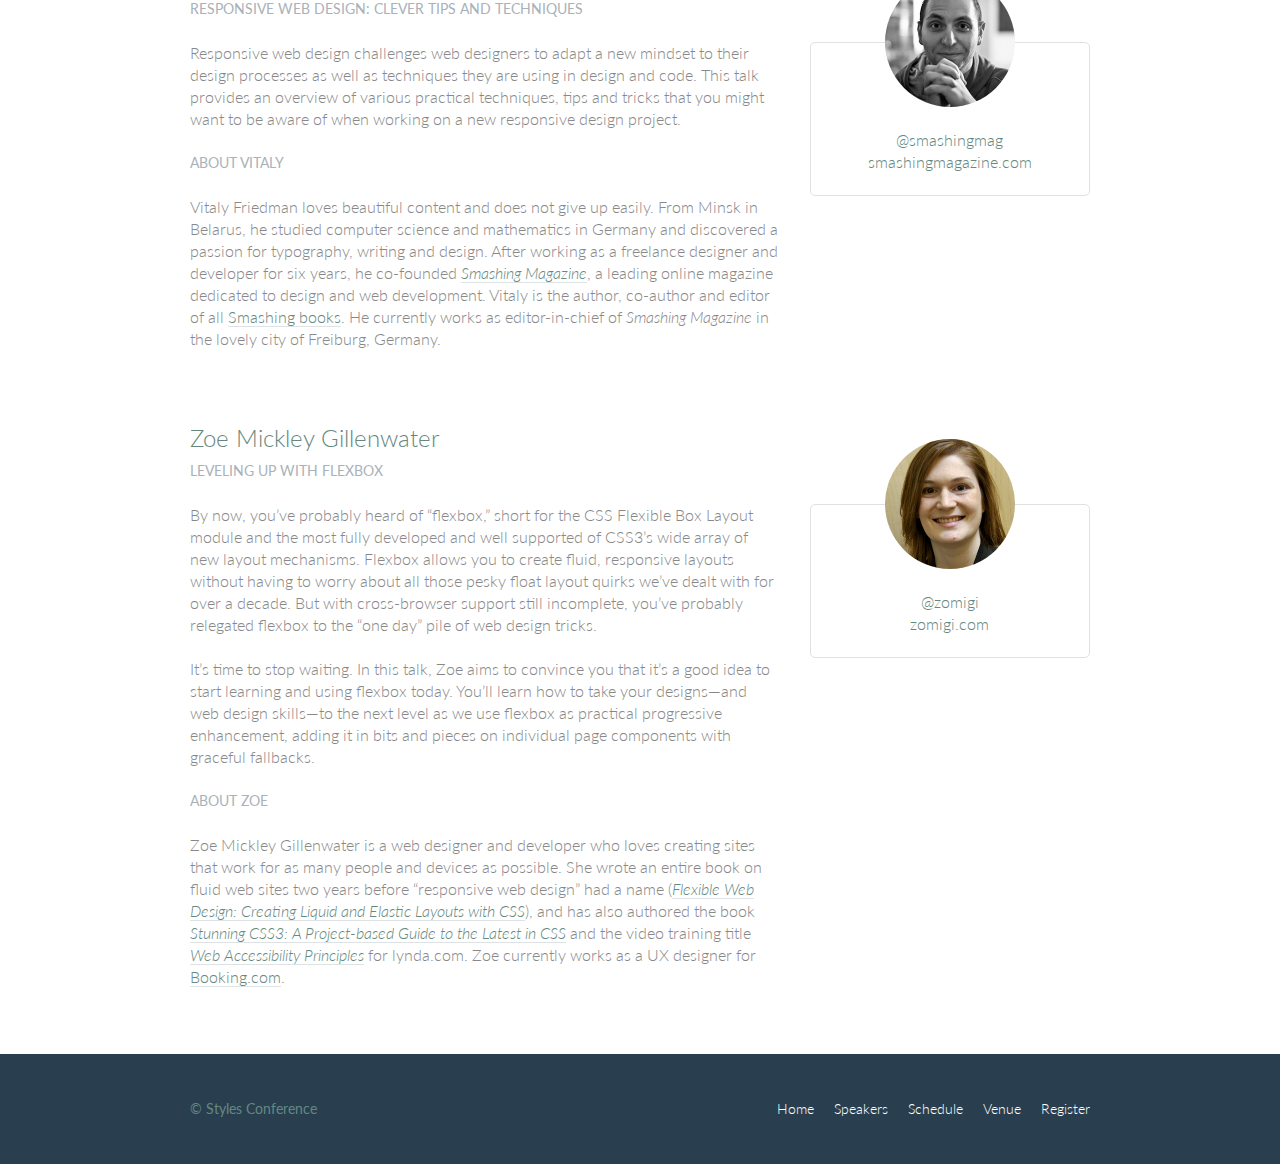
<file: speakers.html>
<!DOCTYPE html>
<html lang="en">

  <head>
    <meta charset="utf-8">
    <title>Speakers - Styles Conference</title>
    <link rel="stylesheet" href="assets/stylesheets/main.css">
    <link rel="stylesheet" href="http://fonts.googleapis.com/css?family=Lato:100,300,400">
  </head>

  <body>

    <!-- Header -->

    <header class="primary-header container group">

      <h1 class="logo">
        <a href="index.html">Styles <br> Conference</a>
      </h1>

      <h3 class="tagline">August 24&ndash;26th &mdash; Chicago, IL</h3>

      <nav class="nav primary-nav">
        <ul>
          <li><a href="index.html">Home</a></li><!--
          --><li><a href="speakers.html">Speakers</a></li><!--
          --><li><a href="schedule.html">Schedule</a></li><!--
          --><li><a href="venue.html">Venue</a></li><!--
          --><li><a href="register.html">Register</a></li>
        </ul>
      </nav>

    </header>

    <!-- Lead -->

    <section class="row-alt">
      <div class="lead container">

        <h1>Speakers</h1>

        <p>We&#8217;re happy to welcome over twenty speakers to present on the industry&#8217;s latest technologies. Prepare for an inspiration extravaganza.</p>

      </div>
    </section>

    <!-- Main content -->

    <section class="row">
      <div class="grid">

        <!-- Aaron Irizarry -->

        <section class="speaker" id="aaron-irizarry">

          <div class="col-2-3">

            <h2>Aaron Irizarry</h2>
            <h5>Designing a Culture of Design</h5>

            <p>Workplace culture doesn&#8217;t start with beanbags, foosball tables, or a beer fridge, and it doesn&#8217;t end with neckties, PCs, or big corporations. It&#8217;s the unwritten rules, behavior, beliefs, and the motivations that enable good work to get done, or it&#8217;s what stifles a workforce. For design to be most effective and for designers to feel valued, we need to work in a culture that embraces design and allows it to succeed.</p>

            <p>In Aaron&#8217;s session he will explore how to recognize the traits of organizations that *get* design, both large and small. He will share what those teams, departments, and companies have that others don&#8217;t, and more importantly, how to begin to change your own workplace&#8217;s culture. Once you&#8217;ve worked within a culture of design it&#8217;s almost impossible to imagine yourself anywhere else.</p>

            <h5>About Aaron</h5>

            <p>Aaron Irizarry is a Senior Product Designer for Nasdaq OMX, a lover of heavy metal, a foodie, and a master of BBQ arts. You can find some of his thoughts and presentations on the conversation surrounding design over at <a href="http://www.discussingdesign.com/">discussingdesign.com</a>.</p>

          </div><!--

          --><aside class="col-1-3">
            <div class="speaker-info">

              <img src="assets/images/speakers/aaron-irizarry.jpg" alt="Aaron Irizarry">

              <ul>
                <li><a href="https://twitter.com/aaroni">@aaroni</a></li>
                <li><a href="http://www.thisisaaronslife.com/">thisisaaronslife.com</a></li>
              </ul>

            </div>
          </aside>

        </section>

        <!-- Adam Connor -->

        <section class="speaker" id="adam-connor">

          <div class="col-2-3">

            <h2>Adam Connor</h2>
            <h5>Lights! Camera! Interaction! Design Inspiration from Filmmakers</h5>

            <p>Films succeed in evoking responses and engaging audiences only with a combination of well-written narrative and effective storytelling technique. It&#8217;s the filmmaker&#8217;s job to put this together. To do so they&#8217;ve developed processes, tools and techniques that allow them to focus attention, emphasize information, foreshadow and produce the many elements that together comprise a well-told story.</p>

            <p>With this workshop, we&#8217;ll revisit the topic of using stories in design and expand on the technical aspects used in film to communicate. We&#8217;ll look at some tools used in film, such as cinematic patterns, beat sheets, and storyboards. We&#8217;ll consider why they&#8217;re used and how we might look to them for inspiration.</p>

            <h5>About Adam</h5>

            <p>Adam Connor is a designer, illustrator and speaker passionate about collaboration, communication, creativity and storytelling. As an Experience Design Director with Mad*Pow, Adam combines 10+ years of experience in interaction and experience design with a background in computer science, film, and animation to create effective and easy-to-use digital products and services. He believes that no matter how utilitarian a tool is, at the core of its creation lies a story; uncovering that story is key to its success. Occasionally, he shares his perspectives on design at <a href="http://adamconnor.com/">adamconnor.com</a> and <a href="http://www.discussingdesign.com/">discussingdesign.com</a>.</p>

          </div><!--

          --><aside class="col-1-3">
            <div class="speaker-info">

              <img src="assets/images/speakers/adam-connor.jpg" alt="Adam Connor">

              <ul>
                <li><a href="https://twitter.com/adamconnor">@adamconnor</a></li>
                <li><a href="http://adamconnor.com/">adamconnor.com</a></li>
              </ul>

            </div>
          </aside>

        </section>

        <!-- AJ Self -->

        <section class="speaker" id="aj-self">

          <div class="col-2-3">

            <h2>AJ Self</h2>
            <h5>(You Should Be) Testing Your JavaScript</h5>

            <p>JavaScript applications frequently utilize battle-tested libraries like jQuery, AngularJS, Backbone.js and more, but how can we be sure that our code is ready for production? This talk will share tips on how writing tests can be written easily and quickly and how to remove buggy code through testing.</p>

            <h5>About AJ</h5>

            <p>AJ is a software engineer specializing in JavaScript working at Belly in Chicago. Lately he has been writing applications with AngularJS and loving it. When not coding he is out loving the outdoors with his dog, Sunshine.</p>

          </div><!--

          --><aside class="col-1-3">
            <div class="speaker-info">

              <img src="assets/images/speakers/aj-self.jpg" alt="AJ Self">

              <ul>
                <li><a href="https://twitter.com/ajself">@ajself</a></li>
                <li><a href="http://www.ajself.com/">ajself.com</a></li>
              </ul>

            </div>
          </aside>

        </section>

        <!-- Arman Ghosh -->

        <section class="speaker" id="arman-ghosh">

          <div class="col-2-3">

            <h2>Arman Ghosh</h2>
            <h5>Designing Deals: How Good Design Drives Sales</h5>

            <p>Perception influences decisions, especially when it comes to selling products and services. Learn why before you even start sales conversations; good, thoughtful design and presentation will define you and your ability to close deals.</p>

            <h5>About Arman</h5>

            <p>Arman is an entrepreneur who has his roots planted in building aggressive sales and revenue-generating teams. Having built out national sales and operations teams in the B2B and consumer spaces, his focus has been driving aggressive growth for technology-based companies. He has an extensive operating background and has built a career disrupting sales processes and approaches with companies doing the same in their respective technology spaces.</p>

          </div><!--

          --><aside class="col-1-3">
            <div class="speaker-info">

              <img src="assets/images/speakers/arman-ghosh.jpg" alt="Arman Ghosh">

              <ul>
                <li><a href="https://twitter.com/armanghosh">@armanghosh</a></li>
              </ul>

            </div>
          </aside>

        </section>

        <!-- Bermon Painter -->

        <section class="speaker" id="bermon-painter">

          <div class="col-2-3">

            <h2>Bermon Painter</h2>
            <h5>Death to Wireframes: Long Live Rapid Prototyping</h5>

            <p>Static wireframes are a drag on the whole design process. Prototyping makes things a little better by allowing you to stitch together static wireframes or mockups while adding basic interactions. Rapid prototyping with HTML, CSS, and JavaScript is even better and faster; it increases collaboration and improves the iteration process. Kill your wireframes. Long live rapid prototyping.</p>

            <h5>About Bermon</h5>

            <p>Bermon is the organizer of various community groups for user experience designers and front-end developers, and the organizer of Blend Conference, a three-day, multi-track event for user experience strategists, designers and developers. He also leads the user experience team for Cardinal Solutions&#8217; Charlotte office, where he consults with large enterprise clients on interesting problems across user experience, design and front-end development.</p>

          </div><!--

          --><aside class="col-1-3">
            <div class="speaker-info">

              <img src="assets/images/speakers/bermon-painter.jpg" alt="Bermon Painter">

              <ul>
                <li><a href="https://twitter.com/bermonpainter">@bermonpainter</a></li>
                <li><a href="http://bermonpainter.com/">bermonpainter.com</a></li>
              </ul>

            </div>
          </aside>

        </section>

        <!-- Brad Smith -->

        <section class="speaker" id="brad-smith">

          <div class="col-2-3">

            <h2>Brad Smith</h2>
            <h5>What Designers and Strategists Can Learn from Dick Fosbury</h5>

            <p>Dick Fosbury is an American track and field athlete who challenged the conventional approach to the high jump with an unorthodox &#8220;back first&#8221; technique that became known as the Fosbury Flop. His innovative approach to a sport that seemed to have reached its limits was ridiculed at first, with sportswriters labeling him &#8220;the world&#8217;s laziest high jumper&#8221; &#8212; but today variations of the Fosbury Flop are used by almost every high jumper.</p>

            <p>We need to challenge conventions, too. Many of the design conventions used in web, mobile and device interfaces have evolved from systems and processes that no longer connect with our audiences&#8217; realities: a floppy disk as a metaphor to &#8220;save&#8221; information, push buttons as control devices and typography standards derived from mechanical typesetting.</p>

            <p>As designers and strategists, we need to think like Dick Fosbury, to deconstruct analogues, and to free ourselves from outdated ideas so that we can develop the new interfaces and interactions of the future.</p>

            <h5>About Brad</h5>

            <p>Brad Smith is executive director for WebVisions, a conference that explores the future of the web. Most recently he launched &#8220;The Institute for Social Good,&#8221; an organization that connects non-profits with volunteers willing to spend a day building awesome web and mobile apps to change the world for the better.</p>

          </div><!--

          --><aside class="col-1-3">
            <div class="speaker-info">

              <img src="assets/images/speakers/brad-smith.jpg" alt="Brad Smith">

              <ul>
                <li><a href="http://www.webvisionsevent.com/">webvisionsevent.com</a></li>
                <li><a href="http://www.instituteforsocialgood.org/">instituteforsocialgood.org</a></li>
              </ul>

            </div>
          </aside>

        </section>

        <!-- Candi Lemoine -->

        <section class="speaker" id="candi-lemoine">

          <div class="col-2-3">

            <h2>Candi Lemoine</h2>
            <h5>Making Remote Development Work</h5>

            <p>It&#8217;s not uncommon for developers and designers to work from home. There are also a few companies that have multiple offices. Working for a business that spans three different time zones, Candi Lemoine will show how you make cross-office collaboration work. She will suggest various helpful tools because constant communication is key.</p>

            <h5>About Candi</h5>

            <p>Candi Lemoine is a User Interface Developer at Dominion Marine Media as well as a Customer Advocate at A Book Apart. Aside from researching about user experience and design patterns, she also loves mentoring college students about the front-end side of the web. She also enjoys participating in hackathons with other co-workers and students.</p>

          </div><!--

          --><aside class="col-1-3">
            <div class="speaker-info">

              <img src="assets/images/speakers/candi-lemoine.jpg" alt="Candi Lemoine">

              <ul>
                <li><a href="https://twitter.com/candicodeit">@candicodeit</a></li>
                <li><a href="http://candicode.it/">candicode.it</a></li>
              </ul>

            </div>
          </aside>

        </section>

        <!-- Carolyn Chandler -->

        <section class="speaker" id="carolyn-chandler">

          <div class="col-2-3">

            <h2>Carolyn Chandler</h2>
            <h5>The Business of Play</h5>

            <p>Play isn&#8217;t just for kids and heavy gamers. Anyone with a Foursquare account knows that &#8211; and the stickiness of a badge and a leaderboard. But a good, playful user experience isn&#8217;t about those surface elements either &#8211; it&#8217;s about creating an environment with well-understood rules, meaningful objectives, and a sense of fun. Whether you&#8217;re trying to encourage people &#8211; or yourself &#8211; to save money or to lose weight, a focus on game mechanics and play could be the trump card you&#8217;re looking for.</p>

            <h5>About Carolyn</h5>

            <p>Carolyn Chandler has been working in the field of User Experience Design for over 14 years. She was an adjunct professor at DePaul University and is the UX Design Instructor at The Starter League, where she first developed her activity-based approach for teaching core design concepts. Carolyn is the co-founder of The School for Digital Craftsmanship and co-author of two books, <cite>A Project Guide to UX Design</cite> and <cite>Adventures in Experience Design</cite>.</p>

          </div><!--

          --><aside class="col-1-3">
            <div class="speaker-info">

              <img src="assets/images/speakers/carolyn-chandler.jpg" alt="Carolyn Chandler">

              <ul>
                <li><a href="https://twitter.com/chanan">@chanan</a></li>
                <li><a href="http://www.dhalo.com/">dhalo.com</a></li>
              </ul>

            </div>
          </aside>

        </section>

        <!-- Chris Mills -->

        <section class="speaker" id="chris-mills">

          <div class="col-2-3">

            <h2>Chris Mills</h2>
            <h5>Heavy Metal Coding</h5>

            <p>In this unconventional talk, Chris Mills will encourage you to pick up some drum sticks in addition to your laptop, and beat out a rhythm of learning &#8211; both of code and drum beats! You&#8217;ll learn basic JavaScript and CSS, plus beginner&#8217;s heavy metal drum patterns. The two are a marriage made in heaven, as nothing is a better antidote to code frustration than beating seven shades of **** out of a drum kit.</p>

            <h5>About Chris</h5>

            <p>Chris Mills is a Senior Tech Writer at Mozilla, where he writes docs and demos about open web apps, Firefox OS and related subjects. He loves tinkering around with HTML, CSS, JavaScript and other web technologies, and gives occasional tech talks at conferences and universities.</p>

          </div><!--

          --><aside class="col-1-3">
            <div class="speaker-info">

              <img src="assets/images/speakers/chris-mills.jpg" alt="Chris Mills">

              <ul>
                <li><a href="https://twitter.com/chrisdavidmills">@chrisdavidmills</a></li>
                <li><a href="https://developer.mozilla.org/">developer.mozilla.org</a></li>
              </ul>

            </div>
          </aside>

        </section>

        <!-- Dan Denney -->

        <section class="speaker" id="dan-denney">

          <div class="col-2-3">

            <h2>Dan Denney</h2>
            <h5>Creating HTML Emails Can Be Fun</h5>

            <p>In this presentation Dan will share techniques on how to send awesome messages using CSS, media queries and everyone&#8217;s favorite HTML element: tables. The fun part comes in the tools available for automation and testing to make it feel less like 1999.</p>

            <h5>About Dan</h5>

            <p>Dan is a front-end dev at Envy Labs, where he works on client projects and Code School. He has been called a &#8220;seriously good copy and paster&#8221; and he puts those skills to use as he spends his days learning, unlearning and relearning how to build things for the web.</p>

          </div><!--

          --><aside class="col-1-3">
            <div class="speaker-info">

              <img src="assets/images/speakers/dan-denney.jpg" alt="Dan Denney">

              <ul>
                <li><a href="https://twitter.com/dandenney">@dandenney</a></li>
                <li><a href="http://dandenney.com/">dandenney.com</a></li>
              </ul>

            </div>
          </aside>

        </section>

        <!-- Darby Frey -->

        <section class="speaker" id="darby-frey">

          <div class="col-2-3">

            <h2>Darby Frey</h2>
            <h5>Building a Mobile Layout</h5>

            <p>Designing for mobile is challenging. With the ever-changing landscape of devices and screen sizes, there is no way to predict every possible canvas we will be designing for. Luckily, there are a few tools at our disposal that allow us to be confident in our designs.</p>

            <p>In this session we will introduce some of these tools and dive into some code to see how they can be used to create designs that look great on any device.</p>

            <h5>About Darby</h5>

            <p>Darby Frey is a software engineer and consultant who has worked on web and mobile applications for many clients including Groupon, Toyota, Paramount Pictures and others. Currently he is working with Belly in Chicago to create the world&#8217;s best customer loyalty platform. He can be found on Twitter at <a href="https://twitter.com/darbyfrey">@darbyfrey</a>.</p>

          </div><!--

          --><aside class="col-1-3">
            <div class="speaker-info">

              <img src="assets/images/speakers/darby-frey.jpg" alt="Darby Frey">

              <ul>
                <li><a href="https://twitter.com/darbyfrey">@darbyfrey</a></li>
                <li><a href="http://darbyfrey.com/">darbyfrey.com</a></li>
              </ul>

            </div>
          </aside>

        </section>

        <!-- Erica Decker -->

        <section class="speaker" id="erica-decker">

          <div class="col-2-3">

            <h2>Erica Decker</h2>
            <h5>What Disney Can Teach You about User Experience Design</h5>

            <p>From the creation of the 1937 film <cite>Snow White and the Seven Dwarves</cite>, to newer animated films such as <cite>The Princess and the Frog</cite>, to the branded &#8220;Wonderful World of Disney&#8221; itself, the Disney empire has been built upon a design ecosystem. Each film, theme park, or cruise shares a holistic view of a perfect world across time and cultures. Within each experience, the same beloved character traits are highlighted, similar visual and animation styles are used, and the same story and musical techniques are leveraged to bring the audience to an emotional place. This helps make the user experience familiar and nostalgic, and lightens the audience&#8217;s cognitive load to promote enjoyment. Join Erica as she highlights Disney&#8217;s user experience techniques and outlines how you can use them to design an ecosystem that will leave behind a lasting legacy, even while waiting in an extremely long line.</p>

            <h5>About Erica</h5>

            <p>Erica Decker is a designer, developer, and speaker with a passion for technology, challenges, and all things design. She believes that fast-paced, iterative, holistic design is the best way to drive product innovation, and can support that belief with a lot of evidence. She has designed engaging digital experiences for Fortune 500 companies, non-profits, and upcoming companies alike, and is currently writing this bio while referring to herself in the third person.</p>

          </div><!--

          --><aside class="col-1-3">
            <div class="speaker-info">

              <img src="assets/images/speakers/erica-decker.jpg" alt="Erica Decker">

              <ul>
                <li><a href="http://ericadecker.com/">ericadecker.com</a></li>
              </ul>

            </div>
          </aside>

        </section>

        <!-- Estelle Weyl -->

        <section class="speaker" id="estelle-weyl">

          <div class="col-2-3">

            <h2>Estelle Weyl</h2>
            <h5>Select This!</h5>

            <p>Pick an element, any element. Style it. Manipulate it. No IDs. No classes. No jQuery necessary. Learn all the new features of selectors in CSS and JavaScript hat enable you to select this DOM node, that DOM node, and even an imaginary DOM node based on attributes, relation to other elements, location in the DOM, or just an element&#8217;s mere existence.</p>

            <h5>About Estelle</h5>

            <p><a href="https://twitter.com/estellevw">Estelle Weyl</a> is an internationally published author (<cite><a href="http://shop.oreilly.com/product/0636920021711.do">Mobile HTML5</a></cite>, <cite><a href="http://shop.oreilly.com/product/0636920018063.do">HTML5: The Definitive Guide</a></cite> and <cite><a href="http://shop.oreilly.com/product/9780980846904.do">HTML5 and CSS3 for the Real World</a></cite>), speaker, trainer, and consultant. Estelle shares esoteric tidbits learned while programming CSS, JavaScript and HTML, provides tutorials and detailed grids of CSS3 and HTML5 browser support at <a href="http://www.standardista.com/">Standardista</a>. Her tutorials and workshops are available on <a href="http://estelle.github.io/">GitHub</a>.</p>

          </div><!--

          --><aside class="col-1-3">
            <div class="speaker-info">

              <img src="assets/images/speakers/estelle-weyl.jpg" alt="Estelle Weyl">

              <ul>
                <li><a href="https://twitter.com/estellevw">@estellevw</a></li>
                <li><a href="http://standardista.com/">standardista.com</a></li>
              </ul>

            </div>
          </aside>

        </section>

        <!-- Jen Myers -->

        <section class="speaker" id="jen-myers">

          <div class="col-2-3">

            <h2>Jen Myers</h2>
            <h5>Teaching Our CSS to Play Nice</h5>

            <p>Talk abstract: As our websites, applications and teams grow larger and more complicated, so does our CSS. Before we know it, we find ourselves no longer with cute little stylesheets, but sprawling, surly teenaged CSS that doesn&#8217;t always play nice with others. We need to learn how to manage and optimize our CSS no matter how large the project or diverse the team. If we start early, we can use best practices and tools to raise full-grown stylesheets any designer or developer would be happy to work with.</p>

            <h5>About Jen</h5>

            <p>Jen Myers is a web designer/developer and part of the instructor team at Dev Bootcamp in Chicago. In 2011, she founded the Columbus, Ohio chapter of Girl Develop It, an organization that provides introductory coding classes aimed at women, and she currently co-leads the Girl Develop It Chicago chapter. She speaks regularly about design, development and diversity, and focuses on finding new ways to make both technology and technology education accessible to everyone.</p>

          </div><!--

          --><aside class="col-1-3">
            <div class="speaker-info">

              <img src="assets/images/speakers/jen-myers.jpg" alt="Jen Myers">

              <ul>
                <li><a href="https://twitter.com/antiheroine">@antiheroine</a></li>
                <li><a href="http://jenmyers.net/">jenmyers.net</a></li>
              </ul>

            </div>
          </aside>

        </section>

        <!-- Jenn Downs -->

        <section class="speaker" id="jenn-downs">

          <div class="col-2-3">

            <h2>Jenn Downs</h2>
            <h5>What&#8217;s Stopping You?</h5>

            <p>Creating in the face of negativity, fear, health problems, and your inner critic can at times feel impossible. Let&#8217;s face our fears together, name these problems and break them down, silence our inner critics, and talk about when it&#8217;s time to take a break or let go of a project for good.</p>

            <h5>About Jenn</h5>

            <p>Jenn Downs swung her way through the jungle at MailChimp from support to tech writing to UX Design Research. After six years she&#8217;s been bitten by the entrepreneurship bug and she is now the Business/Tech Manager for Carpenter Koby Downs in Atlanta. Never one to only do one thing at a time, Jenn is also doing freelance email marketing and UX work on the side.</p>

            <p>Outside of loving the web, Jenn is a songwriter and loves Rock and Roll!</p>

          </div><!--

          --><aside class="col-1-3">
            <div class="speaker-info">

              <img src="assets/images/speakers/jenn-downs.jpg" alt="Jenn Downs">

              <ul>
                <li><a href="https://twitter.com/beparticular">@beparticular</a></li>
                <li><a href="http://beparticular.com/">beparticular.com</a></li>
              </ul>

            </div>
          </aside>

        </section>

        <!-- Jennifer Jones -->

        <section class="speaker" id="jennifer-jones">

          <div class="col-2-3">

            <h2>Jennifer Jones</h2>
            <h5>What Designers Can Learn from Parenting</h5>

            <p>That first client meeting may not feel as warm and fulfilling as the first time you hold your newborn child, but consider the similarities.</p>

            <p>You know each other but have never met. As the relationship grows you will have to rely on your experiences and education to gently guide them while allowing flexibility for projects to change and evolve. It&#8217;s not your job to control everything, but if you are successful you will create a well-rounded piece that everyone involved can love.</p>

            <h5>About Jennifer</h5>

            <p>Jennifer Jones is an event coordinator for the WebVisions Conference and also co-authors a blog with her teenage daughter. She and her family live in Portland, Oregon where she balances work, parenting and any other life challenge with honesty, humor and liquor.</p>

          </div><!--

          --><aside class="col-1-3">
            <div class="speaker-info">

              <img src="assets/images/speakers/jennifer-jones.jpg" alt="Jennifer Jones">

              <ul>
                <li><a href="https://twitter.com/Foerocious">@foerocious</a></li>
                <li><a href="http://crampedconversations.com/">crampedconversations.com</a></li>
              </ul>

            </div>
          </aside>

        </section>

        <!-- Leslie Jensen-Inman -->

        <section class="speaker" id="leslie-jensen-inman">

          <div class="col-2-3">

            <h2>Dr. Leslie Jensen-Inman</h2>
            <h5>Designing to Learn</h5>

            <p>We&#8217;ve reached a point where non-designers understand the value of design. This has led to an increase in demand for design talent. In the past, we would have turned to institutions of higher education to help us find new talent; however, today&#8217;s graduates often finish school without the skills they need to thrive in a professional design setting.</p>

            <p>There is a massive gap between what students learn and what industry needs. This skills gap leaves graduates unable to find jobs and hiring companies unable to find talent. How we approach this challenge will affect the continued relevance and value of design.</p>

            <h5>About Leslie</h5>

            <p><a href="http://www.jenseninman.com">Dr. Leslie Jensen-Inman</a> is a designer, speaker, author, and educator. Leslie is co-founder of the user experience design school <a href="http://www.centercentre.com">Center Centre</a>, where she connects industry, education, and community. Creative Director and co-author of <cite>InterACT with Web Standards: A holistic approach to web design</cite>, Leslie has written articles for publications such as <cite>A List Apart</cite>, <cite>The Pastry Box</cite>, <cite>Ladies in Tech</cite>, and <cite>.net Magazine</cite>.</p>

          </div><!--

          --><aside class="col-1-3">
            <div class="speaker-info">

              <img src="assets/images/speakers/leslie-jensen-inman.jpg" alt="Leslie Jensen-Inman">

              <ul>
                <li><a href="https://twitter.com/jenseninman">@jenseninman</a></li>
                <li><a href="http://unicorninstitute.com/">unicorninstitute.com</a></li>
              </ul>

            </div>
          </aside>

        </section>

        <!-- Maya Bruck -->

        <section class="speaker" id="maya-bruck">

          <div class="col-2-3">

            <h2>Maya Bruck</h2>
            <h5>So You Want to Be a Unicorn</h5>

            <p>They&#8217;re elusive, those rare beings who do front-end development, visual design, project management, UX, content strategy, and are whizzes at user research. In an industry that&#8217;s constantly changing and evolving, there are both benefits and drawbacks to being a generalist. We&#8217;ll walk through strategies to fill gaps in your skill set while working a full-time job, and collaborative tools and techniques you can use while you quest to learn it all.</p>

            <h5>About Maya</h5>

            <p>Maya Bruck is Creative Director at Pixo, a growing, employee-run digital consulting agency, where she guides clients through identity crisis to a meaningful, impactful web presence. In addition to conducting client therapy, she also designs websites and applications that are both beautiful and organization changing.</p>

            <p>A passion for collaboration and community led her to co-found the Champaign-Urbana Design Organization (CUDO) in 2008, and through CUDO she has cultivated a vibrant design culture in the community. She speaks regularly about design and client management and is overcoming her fear of learning JavaScript.</p>

          </div><!--

          --><aside class="col-1-3">
            <div class="speaker-info">

              <img src="assets/images/speakers/maya-bruck.jpg" alt="Maya Bruck">

              <ul>
                <li><a href="https://twitter.com/mayabruck">@mayabruck</a></li>
                <li><a href="http://pixotech.com/">pixotech.com</a></li>
              </ul>

            </div>
          </aside>

        </section>

        <!-- Russ Unger -->

        <section class="speaker" id="russ-unger">

          <div class="col-2-3">

            <h2>Russ Unger</h2>
            <h5>From Muppets to Mastery: Core UX Principles from Mr. Jim Henson</h5>

            <p>Jim Henson started working as a puppeteer in 1954, a fair 40-50 years before many of us even considered User Experience as a career. He did, however, take it upon himself to apply many of the core principles that UX Designers are falling love with today (or are at least using as part of our everyday lives). Hang out for a quick dive into the life of Jim Henson, with a view into his work from the perspective of how it pertains to what it is we&#8217;re doing today, that promises to even leave Waldorf and Statler happy.</p>

            <h5>About Russ</h5>

            <p>Russ Unger is an Experience Design Director for GE Capital, Americas, where he leads teams and projects in design and research. He is co-author of the books <cite><a href="http://projectuxd.com/">A Project Guide to UX Design</a></cite>, <cite><a href="http://www.designingtheconversation.com/">Designing the Conversation</a></cite>, and <cite><a href="http://speakercampbook.com/">Speaker Camp</a></cite> for New Riders (Voices That Matter). Russ is also working on a book on guerrilla design and research methods that is due out, well, sometime.</p>

            <p>Russ is co-founder of ChicagoCamps, which hosts low-cost, high-value technology events in the Chicago area, and he is also on the Advisory Board for the Department of Web Design and Development at Harrington College of Design. Russ has two daughters who both draw better than he does and are currently beginning to surpass his limited abilities in coding.</p>

          </div><!--

          --><aside class="col-1-3">
            <div class="speaker-info">

              <img src="assets/images/speakers/russ-unger.jpg" alt="Russ Unger">

              <ul>
                <li><a href="https://twitter.com/russu">@russu</a></li>
                <li><a href="http://www.userglue.com/">userglue.com</a></li>
              </ul>

            </div>
          </aside>

        </section>

        <!-- Shay Howe -->

        <section class="speaker" id="shay-howe">

          <div class="col-2-3">

            <h2>Shay Howe</h2>
            <h5>Less Is More: How Constraints Cultivate Growth</h5>

            <p>By setting constraints, we force ourselves to be more productive. They help us make decisions, creating focus around the problem we are trying to solve. They improve our consistency, which provides a better experience for our users. And they help us grow, a valuable asset in times of innovation.</p>

            <h5>About Shay</h5>

            <p>As a designer and front-end developer, Shay Howe has a passion for solving problems while building creative and intuitive products. Shay specializes in product design and interface development, specialties which he regularly writes and speaks about.</p>

          </div><!--

          --><aside class="col-1-3">
            <div class="speaker-info">

              <img src="assets/images/speakers/shay-howe.jpg" alt="Shay Howe">

              <ul>
                <li><a href="https://twitter.com/shayhowe">@shayhowe</a></li>
                <li><a href="http://learn.shayhowe.com/">learn.shayhowe.com</a></li>
              </ul>

            </div>
          </aside>

        </section>

        <!-- Tessa Harmon -->

        <section class="speaker" id="tessa-harmon">

          <div class="col-2-3">

            <h2>Tessa Harmon</h2>
            <h5>Crafty Coding: Generating Knitting Patterns</h5>

            <p>Garment design doesn&#8217;t have to be intimidating. Learn the math behind knitting a sweater and program a fully customizable pattern generator in NodeJS. You will leave with your own unique pattern app to share with the world! Basic programming and knitting skills are recommended for this workshop.</p>

            <h5>About Tessa</h5>

            <p>Tessa Harmon is a full-stack web developer at <a href="http://www.skookum.com/">Skookum Digital Works</a> in Charlotte, North Carolina. JavaScript and Ruby are her favorite languages. She&#8217;s been knitting for nearly as long as she&#8217;s been programming and is surprised it took her <em>this</em> long to consider mixing the two.</p>

          </div><!--

          --><aside class="col-1-3">
            <div class="speaker-info">

              <img src="assets/images/speakers/tessa-harmon.jpg" alt="Tessa Harmon">

              <ul>
                <li><a href="https://twitter.com/tessaharmon">@tessaharmon</a></li>
                <li><a href="http://tessaharmon.com/">tessaharmon.com</a></li>
              </ul>

            </div>
          </aside>

        </section>

        <!-- Victoria Pater -->

        <section class="speaker" id="victoria-pater">

          <div class="col-2-3">

            <h2>Victoria Pater</h2>
            <h5>Excellent Tacos Are Not Created in a Vacuum</h5>

            <p>From harmony and form to balance and hierarchy, we&#8217;ll be covering the 7 Principles of Successful Tacos. This traditional Mexican dish paired with margaritas will help get the creative juices flowing! We&#8217;ll combine a variety of shells, fillings, and garnishes while discussing methods for achieving award-winning flavors. You&#8217;ll master the art of shape and proportion while also gaining uncommon knowledge about tacodillas. If tacos are your passion, please come hungry.</p>

            <h5>About Victoria</h5>

            <p>Victoria is a <a href="http://www.modest.com/">Modest</a> UX Designer in Chicago. She focuses on making mobile commerce better for everyone. As a co-founder of <a href="http://quitestrong.com/">Quite Strong</a>, a female collaborative, she is a dedicated advocate for diversity in the design and tech fields. When asked what three things should could not live without she replied, &#8220;tacos, travel, and emojis&#8221; &#8230;obviously.</p>

          </div><!--

          --><aside class="col-1-3">
            <div class="speaker-info">

              <img src="assets/images/speakers/victoria-pater.jpg" alt="Victoria Pater">

              <ul>
                <li><a href="https://twitter.com/typeis4lovers">@typeis4lovers</a></li>
                <li><a href="http://victoriapater.com/">victoriapater.com</a></li>
              </ul>

            </div>
          </aside>

        </section>

        <!-- Vitaly Friedman -->

        <section class="speaker" id="vitaly-friedman">

          <div class="col-2-3">

            <h2>Vitaly Friedman</h2>
            <h5>Responsive Web Design: Clever Tips and Techniques</h5>

            <p>Responsive web design challenges web designers to adapt a new mindset to their design processes as well as techniques they are using in design and code. This talk provides an overview of various practical techniques, tips and tricks that you might want to be aware of when working on a new responsive design project.</p>

            <h5>About Vitaly</h5>

            <p>Vitaly Friedman loves beautiful content and does not give up easily. From Minsk in Belarus, he studied computer science and mathematics in Germany and discovered a passion for typography, writing and design. After working as a freelance designer and developer for six years, he co-founded <cite><a href="http://smashingmagazine.com/">Smashing Magazine</a></cite>, a leading online magazine dedicated to design and web development. Vitaly is the author, co-author and editor of all <a href="https://shop.smashingmagazine.com">Smashing books</a>. He currently works as editor-in-chief of <cite>Smashing Magazine</cite> in the lovely city of Freiburg, Germany.</p>

          </div><!--

          --><aside class="col-1-3">
            <div class="speaker-info">

              <img src="assets/images/speakers/vitaly-friedman.jpg" alt="Vitaly Friedman">

              <ul>
                <li><a href="https://twitter.com/smashingmag">@smashingmag</a></li>
                <li><a href="http://smashingmagazine.com/">smashingmagazine.com</a></li>
              </ul>

            </div>
          </aside>

        </section>

        <!-- Zoe Mickley Gillenwater -->

        <section id="zoe-mickley-gillenwater">

          <div class="col-2-3">

            <h2>Zoe Mickley Gillenwater</h2>
            <h5>Leveling Up with Flexbox</h5>

            <p>By now, you&#8217;ve probably heard of &#8220;flexbox,&#8221; short for the CSS Flexible Box Layout module and the most fully developed and well supported of CSS3&#8217;s wide array of new layout mechanisms. Flexbox allows you to create fluid, responsive layouts without having to worry about all those pesky float layout quirks we&#8217;ve dealt with for over a decade. But with cross-browser support still incomplete, you&#8217;ve probably relegated flexbox to the &#8220;one day&#8221; pile of web design tricks.</p>

            <p>It&#8217;s time to stop waiting. In this talk, Zoe aims to convince you that it&#8217;s a good idea to start learning and using flexbox today. You&#8217;ll learn how to take your designs—and web design skills—to the next level as we use flexbox as practical progressive enhancement, adding it in bits and pieces on individual page components with graceful fallbacks.</p>

            <h5>About Zoe</h5>

            <p>Zoe Mickley Gillenwater is a web designer and developer who loves creating sites that work for as many people and devices as possible. She wrote an entire book on fluid web sites two years before &#8220;responsive web design&#8221; had a name (<cite><a href="http://www.flexiblewebbook.com/">Flexible Web Design: Creating Liquid and Elastic Layouts with CSS</a></cite>), and has also authored the book <cite><a href="http://www.stunningcss3.com/">Stunning CSS3: A Project-based Guide to the Latest in CSS</a></cite> and the video training title <cite><a href="http://zomigi.com/publications/#pub-accessibility">Web Accessibility Principles</a></cite> for lynda.com. Zoe currently works as a UX designer for <a href="http://www.booking.com/">Booking.com</a>.</p>

          </div><!--

          --><aside class="col-1-3">
            <div class="speaker-info">

              <img src="assets/images/speakers/zoe-mickley-gillenwater.jpg" alt="Zoe Mickley Gillenwater">

              <ul>
                <li><a href="https://twitter.com/zomigi">@zomigi</a></li>
                <li><a href="http://zomigi.com/">zomigi.com</a></li>
              </ul>

            </div>
          </aside>

        </section>

      </div>
    </section>

    <!-- Footer -->

    <footer class="primary-footer container group">

      <small>&copy; Styles Conference</small>

      <nav class="nav">
        <ul>
          <li><a href="index.html">Home</a></li><!--
          --><li><a href="speakers.html">Speakers</a></li><!--
          --><li><a href="schedule.html">Schedule</a></li><!--
          --><li><a href="venue.html">Venue</a></li><!--
          --><li><a href="register.html">Register</a></li>
        </ul>
      </nav>

    </footer>

  </body>
</html>
</file>
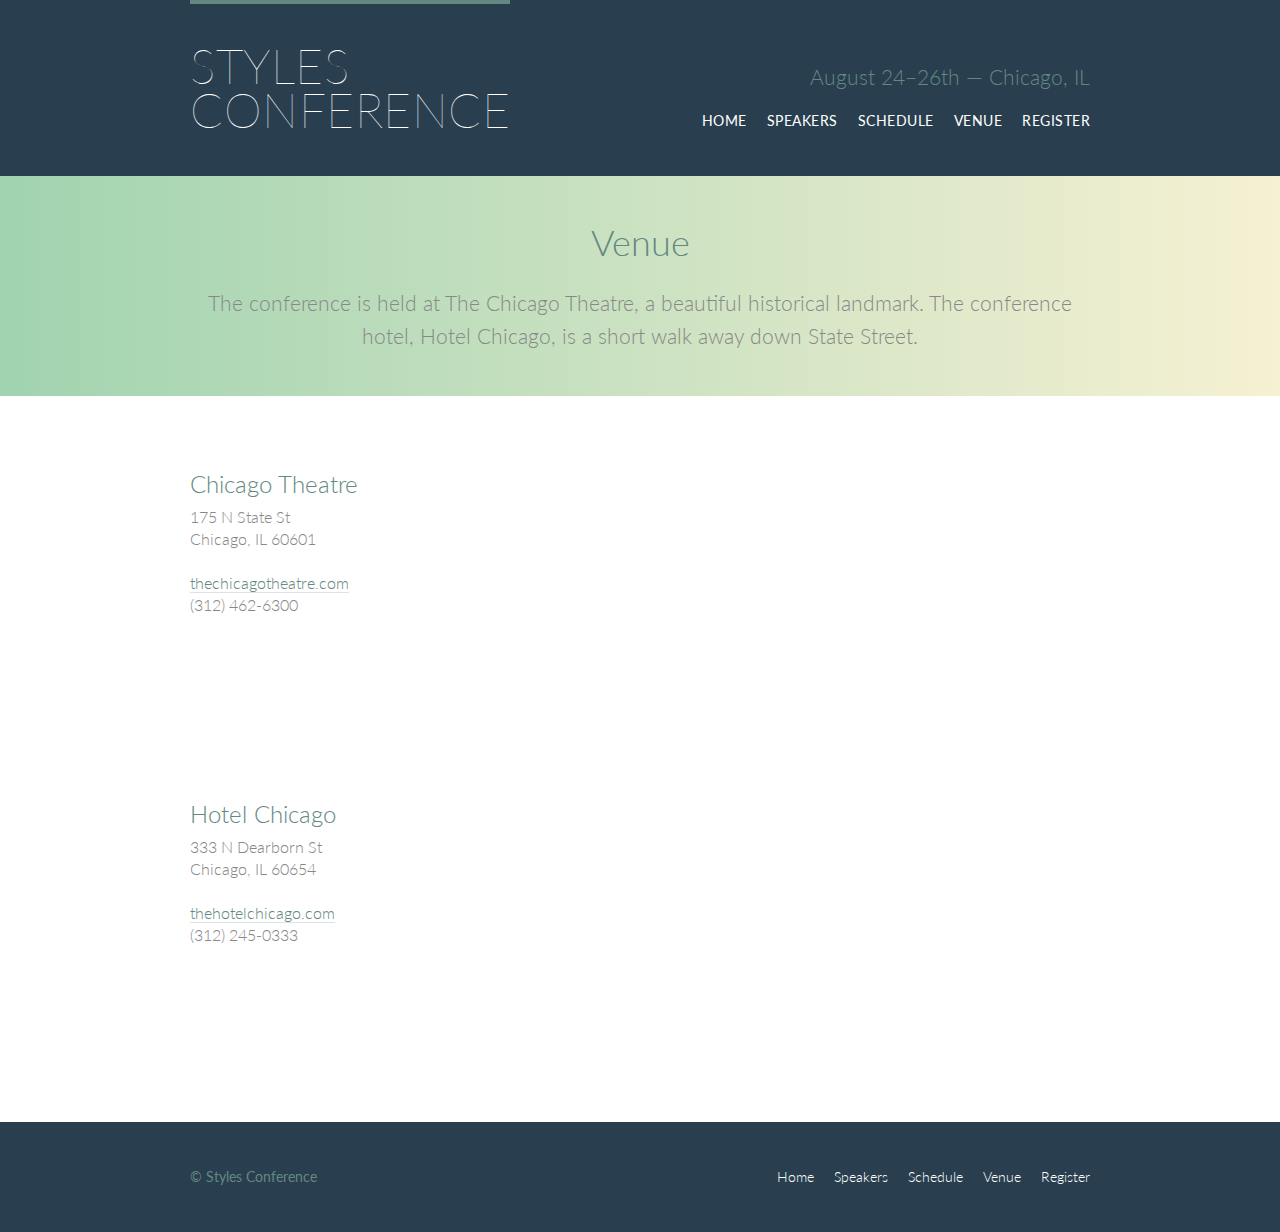
<file: venue.html>
<!DOCTYPE html>
<html lang="en">

  <head>
    <meta charset="utf-8">
    <title>Venue - Styles Conference</title>
    <link rel="stylesheet" href="assets/stylesheets/main.css">
    <link rel="stylesheet" href="http://fonts.googleapis.com/css?family=Lato:100,300,400">
  </head>

  <body>

    <!-- Header -->

    <header class="primary-header container group">

      <h1 class="logo">
        <a href="index.html">Styles <br> Conference</a>
      </h1>

      <h3 class="tagline">August 24&ndash;26th &mdash; Chicago, IL</h3>

      <nav class="nav primary-nav">
        <ul>
          <li><a href="index.html">Home</a></li><!--
          --><li><a href="speakers.html">Speakers</a></li><!--
          --><li><a href="schedule.html">Schedule</a></li><!--
          --><li><a href="venue.html">Venue</a></li><!--
          --><li><a href="register.html">Register</a></li>
        </ul>
      </nav>

    </header>

    <!-- Lead -->

    <section class="row-alt">
      <div class="lead container">

        <h1>Venue</h1>

        <p>The conference is held at The Chicago Theatre, a beautiful historical landmark. The conference hotel, Hotel Chicago, is a short walk away down State Street.</p>

      </div>
    </section>

    <!-- Main content -->

    <section class="row">
      <div class="grid">

        <!-- Chicago Theatre -->

        <section class="venue-theatre">

          <div class="col-1-3">
            <h2>Chicago Theatre</h2>
            <p>175 N State St <br> Chicago, IL 60601</p>
            <p><a href="http://www.thechicagotheatre.com/">thechicagotheatre.com</a> <br> (312) 462-6300</p>
          </div><!--

          --><iframe class="venue-map col-2-3" src="https://www.google.com/maps/embed?pb=!1m5!3m3!1m2!1s0x880e2ca55810a493%3A0x4700ddf60fcbfad6!2schicago+theatre!5e0!3m2!1sen!2sus!4v1388701393606"></iframe>

        </section>

        <!-- Hotel Chicago -->

        <section class="venue-hotel">

          <div class="col-1-3">
            <h2>Hotel Chicago</h2>
            <p>333 N Dearborn St <br> Chicago, IL 60654</p>
            <p><a href="http://thehotelchicago.com/">thehotelchicago.com</a> <br> (312) 245-0333</p>
          </div><!--

          --><iframe class="venue-map col-2-3" src="https://www.google.com/maps/embed?pb=!1m5!3m3!1m2!1s0x880e2cb1da049173%3A0xa5c91d255a775f0b!2sHotel+Sax+Chicago%2C+North+Dearborn+Street%2C+Chicago%2C+IL!5e0!3m2!1sen!2sus!4v1388702493978"></iframe>

        </section>

      </div>
    </section>

    <!-- Footer -->

    <footer class="primary-footer container group">

      <small>&copy; Styles Conference</small>

      <nav class="nav">
        <ul>
          <li><a href="index.html">Home</a></li><!--
          --><li><a href="speakers.html">Speakers</a></li><!--
          --><li><a href="schedule.html">Schedule</a></li><!--
          --><li><a href="venue.html">Venue</a></li><!--
          --><li><a href="register.html">Register</a></li>
        </ul>
      </nav>

    </footer>

  </body>
</html>
</file>
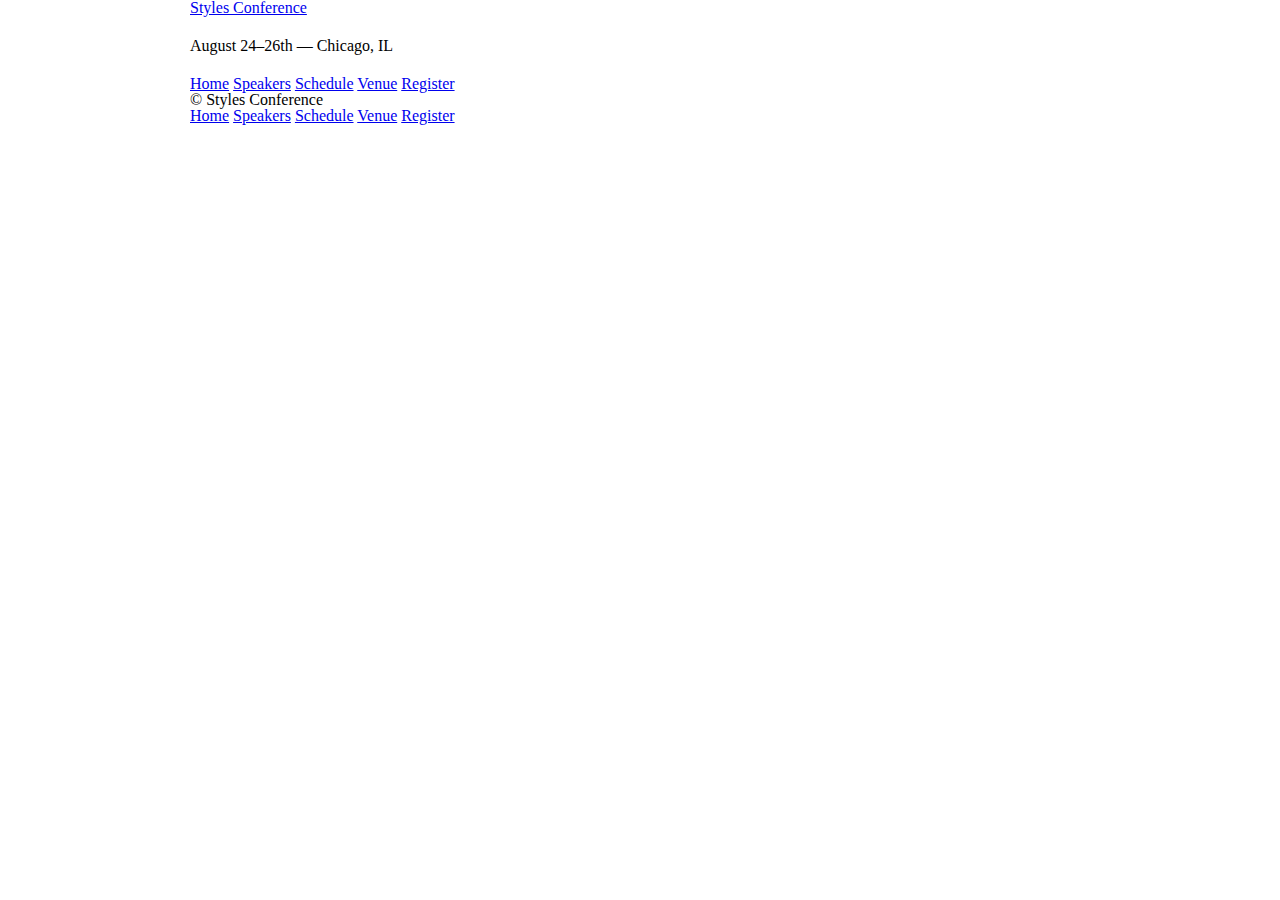
<file: content/register.html>
<!DOCTYPE html>
<html lang="en">
<head>
    <meta charset="UTF-8">
    <meta http-equiv="X-UA-Compatible" content="IE=edge">
    <meta name="viewport" content="width=device-width, initial-scale=1.0">
    <title>Styles Conference</title>
    <link rel="stylesheet" href="/assets/stylesheets/reset.css">
    <link rel="stylesheet" href="/assets/stylesheets/style.css">
</head>
<body>
    <header class="container">
        <h1>
            <a href="/content/index.html">Styles Conference</a>
        </h1>
        <h3>August 24&ndash;26th &mdash; Chicago, IL</h3>
        <nav>
            <a href="/content/index.html">Home</a>
            <a href="/content/speakers.html">Speakers</a>
            <a href="/content/schedule.html">Schedule</a>
            <a href="/content/venue.html">Venue</a>
            <a href="/content/register.html">Register</a>
          </nav>
    </header>
    <section>

    </section>
    <footer class="container">
        <small>&copy; Styles Conference</small>
        <nav>
            <a href="/content/index.html">Home</a>
            <a href="/content/speakers.html">Speakers</a>
            <a href="/content/schedule.html">Schedule</a>
            <a href="/content/venue.html">Venue</a>
            <a href="/content/register.html">Register</a>
          </nav>
    </footer>
</body>
</html>
</file>
<file: assets/stylesheets/style.css>
*,
*:before,
*:after {
  -webkit-box-sizing: border-box;
     -moz-box-sizing: border-box;
          box-sizing: border-box;
}

 /*
  ========================================
  Grid
  ========================================
*/

.container {
    margin: 0 auto;
    padding-left: 30px;
    padding-right: 30px;
    width: 960px;
  }
  
  .hero {
    padding: 22px 80px 66px 80px;
  }

  /*
  ========================================
  Typography
  ========================================
*/

  h1, h3, h4, h5, p {
    margin-bottom: 22px;
  }

  /*
  ========================================
  Buttons
  ========================================
*/

.btn {
    border-radius: 5px;
    display: inline-block;
    margin: 0;
  }

  .btn-alt {
    border: 1px solid #dfe2e5;
    padding: 10px 30px;
  }
</file>
<file: assets/stylesheets/main.css>
/* http://meyerweb.com/eric/tools/css/reset/
   v2.0 | 20110126
   License: none (public domain)
*/

html, body, div, span, applet, object, iframe,
h1, h2, h3, h4, h5, h6, p, blockquote, pre,
a, abbr, acronym, address, big, cite, code,
del, dfn, em, img, ins, kbd, q, s, samp,
small, strike, strong, sub, sup, tt, var,
b, u, i, center,
dl, dt, dd, ol, ul, li,
fieldset, form, label, legend,
table, caption, tbody, tfoot, thead, tr, th, td,
article, aside, canvas, details, embed,
figure, figcaption, footer, header, hgroup,
menu, nav, output, ruby, section, summary,
time, mark, audio, video {
  margin: 0;
  padding: 0;
  border: 0;
  font-size: 100%;
  font: inherit;
  vertical-align: baseline;
}
/* HTML5 display-role reset for older browsers */
article, aside, details, figcaption, figure,
footer, header, hgroup, menu, nav, section {
  display: block;
}
body {
  line-height: 1;
}
ol, ul {
  list-style: none;
}
blockquote, q {
  quotes: none;
}
blockquote:before, blockquote:after,
q:before, q:after {
  content: '';
  content: none;
}
table {
  border-collapse: collapse;
  border-spacing: 0;
}

/*
  ========================================
  Custom styles
  ========================================
*/

body {
    background: #293f50;
    color: #888;
    font: 300 16px/22px "Lato", "Open Sans", "Helvetica Neue", Helvetica, Arial, sans-serif;
}

/*
  ========================================
  Grid
  ========================================
*/

*,
*:before,
*:after {
  -webkit-box-sizing: border-box;
     -moz-box-sizing: border-box;
          box-sizing: border-box;
}
.container,
.grid {
  margin: 0 auto;
  width: 960px;
}
.container {
  padding-left: 30px;
  padding-right: 30px;
}
.grid,
.col-1-3,
.col-2-3 {
  padding-left: 15px;
  padding-right: 15px;
}
.col-1-3,
.col-2-3  {
  display: inline-block;
  vertical-align: top;
}
.col-1-3 {
  width: 33.33%;
}
.col-2-3 {
  width: 66.66%;
}

/*
  ========================================
  Clearfix
  ========================================
*/

.group:before,
.group:after {
  content: "";
  display: table;
}
.group:after {
  clear: both;
}
.group {
  clear: both;
  *zoom: 1;
}

/*
  ========================================
  Typography
  ========================================
*/

h1, h3, h4, h5, p {
  margin-bottom: 22px;
}

h1, h2, h3, h4 {
  color: #648880;
}

h1 {
  font-size: 36px;
  line-height: 44px;
}
h2 {
  font-size: 24px;
  line-height: 44px;
}
h3 {
  font-size: 21px;
}
h4 {
  font-size: 18px;
}

h5 {
  color: #a9b2b9;
  font-size: 14px;
  font-weight: 400;
  text-transform: uppercase;
}

strong {
  font-weight: 400;
}
cite, em {
  font-style: italic;
}

/*
  ========================================
  Links
  ========================================
*/

a {
  color: #648880;
  text-decoration: none;
}
a:hover {
  color: #a9b2b9;
}
p a {
  border-bottom: 1px solid #dfe2e5;
}

.primary-header a,
.primary-footer a {
  color: #fff;
}
.primary-header a:hover,
.primary-footer a:hover {
  color: #648880;
}
/*
  ========================================
  Buttons
  ========================================
*/

.btn {
  border-radius: 5px;
  color: #fff;
  cursor: pointer;
  display: inline-block;
  font-weight: 400;
  letter-spacing: .5px;
  margin: 0;
  text-transform: uppercase;
}
.btn-alt {
  border: 1px solid #fff;
  padding: 10px 30px;
}
.btn-alt:hover {
  background: #fff;
  color: #648880;
}


/*
  ========================================
  Primary header
  ========================================
*/

.logo {
  border-top: 4px solid #648880;
  float: left;
  font-size: 48px;
  font-weight: 100;
  letter-spacing: .5px;
  line-height: 44px;
  padding: 40px 0 22px 0;
  text-transform: uppercase;
}

.tagline {
  margin: 66px 0 22px 0;
  text-align: right;
}

.primary-nav {
  font-size: 14px;
  font-weight: 400;
  letter-spacing: .5px;
  text-transform: uppercase;
}

/*
  ========================================
  Primary footer
  ========================================
*/

.primary-footer {
  color: #648880;
  font-size: 14px;
  padding-bottom: 44px;
  padding-top: 44px;
}
.primary-footer small {
  float: left;
  font-weight: 400;
}

/*
  ========================================
  Home
  ========================================
*/

.hero {
  color: #fff;
  line-height: 44px;
  padding: 22px 80px 66px 80px;
  text-align: center;
}
.hero h2 {
  font-size: 36px;
}
.hero p {
  font-size: 24px;
  font-weight: 100;
}

.teaser a:hover h3 {
  color: #a9b2b9;
}

.teaser img {
  border-radius: 5px;
  display: block;
  margin-bottom: 22px;
  max-width: 100%
}

/*
  ========================================
  Navigation
  ========================================
*/

.nav {
  text-align: right;
}

.nav li {
  display: inline-block;
  margin: 0 10px;
  vertical-align: top;
}
.nav li:last-child {
  margin-right: 0;
}

/*
  ========================================
  Rows
  ========================================
*/

.row,
.row-alt{
  min-width: 960px;
}
.row {
  background: #fff;
  padding: 66px 0 44px 0;
}
.row-alt {
   background: #cbe2c1;
   background: -webkit-linear-gradient(to right, #a1d3b0, #f6f1d3);
   background: -moz-linear-gradient(to right, #a1d3b0, #f6f1d3);
   background: linear-gradient(to right, #a1d3b0, #f6f1d3);
   padding: 44px 0 22px 0;
 }

 /*
  ========================================
  Leads
  ========================================
*/

.lead {
  text-align: center;
}
.lead p {
  font-size: 21px;
  line-height: 33px;
}

/*
  ========================================
  Speakers
  ========================================
*/
  
.speaker-info {
  border: 1px solid #dfe2e5;
  border-radius: 5px;
  margin-top: 88px;
  padding-bottom: 22px;
  text-align: center;
}

.speaker {
  margin-bottom: 44px;
}

.speaker-info img {
  border-radius: 50%;
  height: 130px;
  margin: -66px 0 22px 0;
  vertical-align: top;
}

/*
  ========================================
  Venue
  ========================================
*/

.venue-theatre {
  margin-bottom: 66px;
}
.venue-hotel {
  margin-bottom: 22px;
}

.venue-map {
  height: 264px;
}

/*
  ========================================
  Register
  ========================================
*/

.why-attend {
  list-style: square;
  margin: 0 0 22px 30px;
}

form {
  margin-bottom: 22px;
}
input,
select,
textarea {
  font: 300 16px/22px "Lato", "Open Sans", "Helvetica Neue", Helvetica, Arial, sans-serif;
}

.register-group label {
  color: #648880;
  cursor: pointer;
  font-weight: 400;
}
.register-group input,
.register-group select,
.register-group textarea {
  border: 1px solid #c6c9cc;
  border-radius: 5px;
  color: #888;
  display: block;
  margin: 5px 0 27px 0;
  padding: 5px 8px;
}
.register-group input,
.register-group textarea {
  width: 100%;
}
.register-group select {
  height: 34px;
  width: 60px;
}
.register-group textarea {
  height: 78px;
}

.btn-default {
  border: 0;
  background: #648880;
  padding: 11px 30px;
  font-size: 14px;
}
.btn-default:hover {
  background: #77a198;
}

/*
  ========================================
  Schedule
  ========================================
*/

table {
  margin-bottom: 44px;
  width: 100%;
}
table:last-child {
  margin-bottom: 0;
}

th,
td {
  padding-bottom: 22px;
  vertical-align: top;
}
th {
  padding-right: 45px;
  text-align: right;
  width: 20%;
}
td {
  width: 40%;
}
thead {
  line-height: 44px;
}
thead th {
  color: #648880;
  font-size: 24px;
}

tbody th {
  color: #a9b2b9;
  font-size: 14px;
  font-weight: 400;
  padding-top: 22px;
  text-transform: uppercase;
}

tbody td {
  border-top: 1px solid #dfe2e5;
  padding-top: 21px;
}
tbody td:first-of-type {
  padding-right: 15px;
}
tbody td:last-of-type {
  padding-left: 15px;
}
tbody td:only-of-type {
  padding-left: 0;
  padding-right: 0;
}

table a {
  color: #888;
}
table h4 {
  margin-bottom: 0;
}

.schedule-offset {
  color: #a9b2b9;
}
</file>
